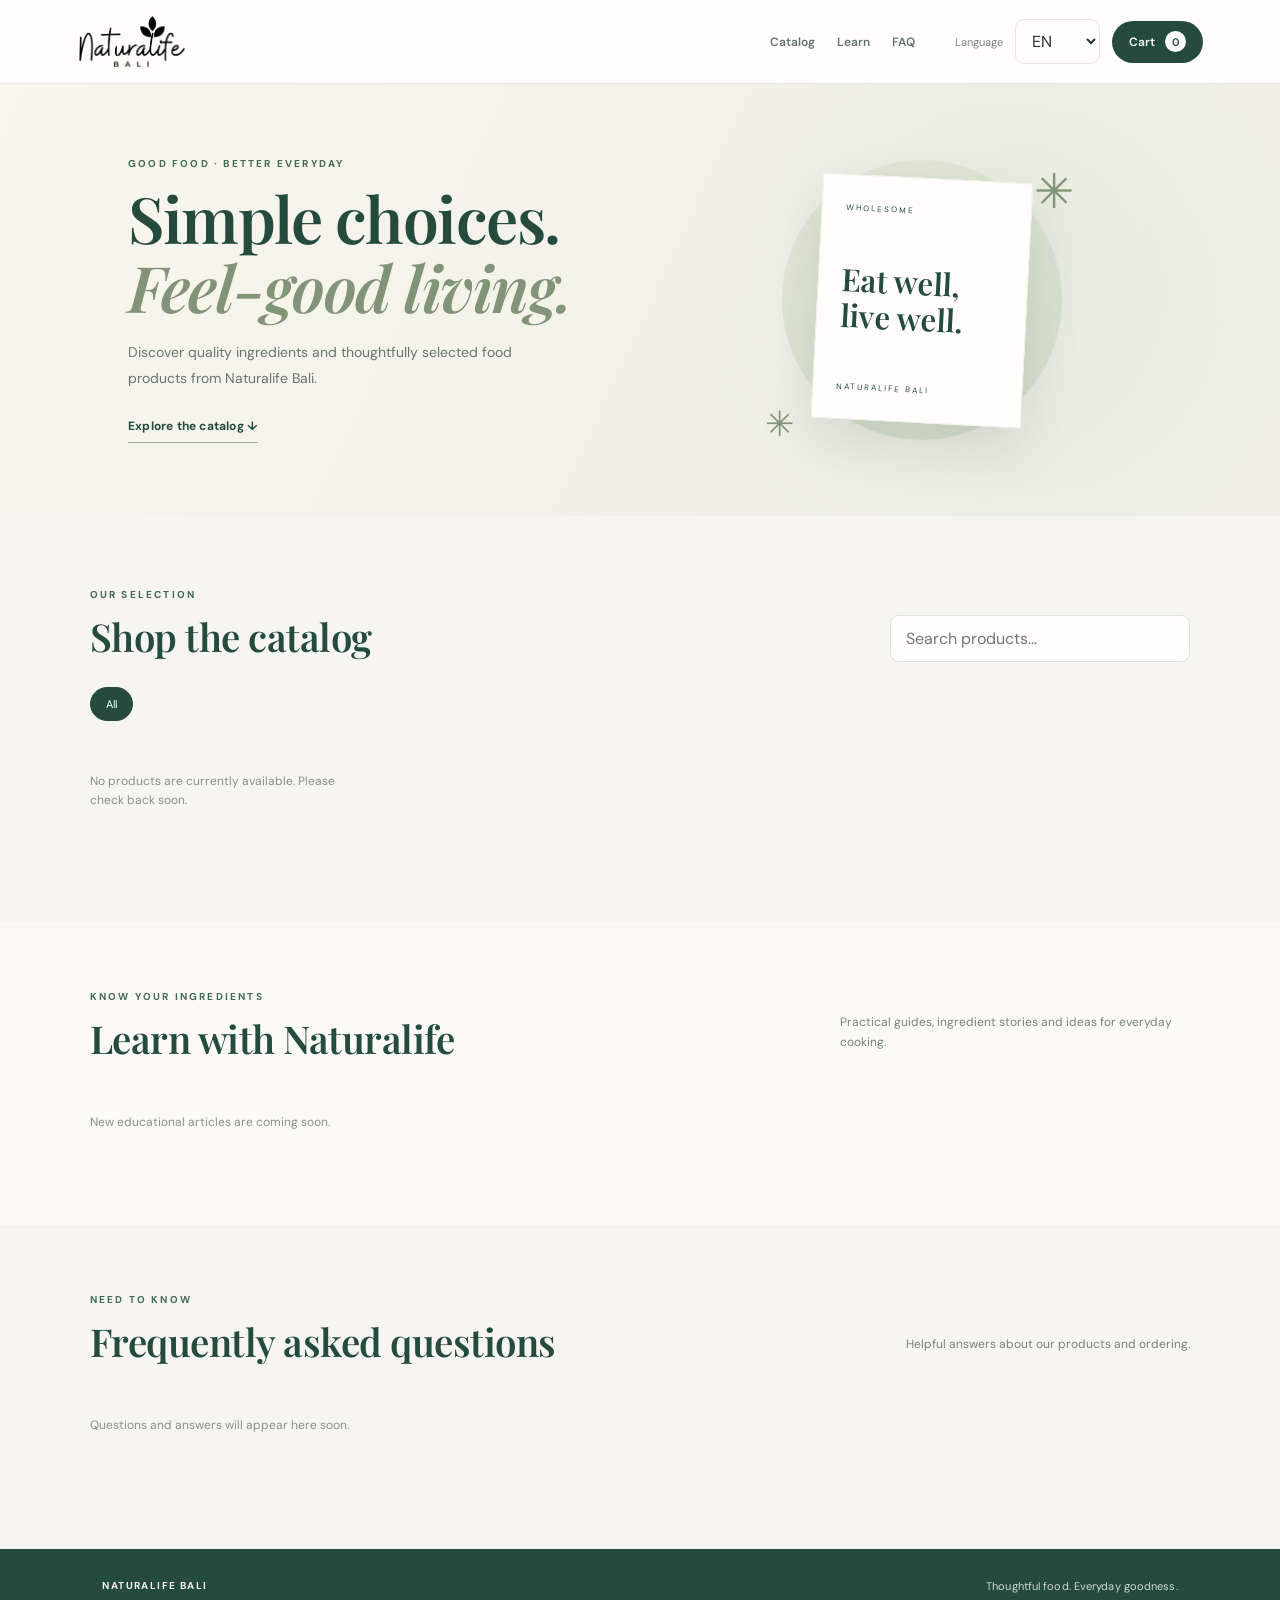
<file: index.html>
<!doctype html>
<html lang="en"><head><meta charset="utf-8"><meta name="viewport" content="width=device-width,initial-scale=1"><meta name="theme-color" content="#244b3c"><meta name="description" content="Naturalife Bali — healthy food ingredients and everyday essentials."><title>Naturalife Bali | Retail Catalog</title><link rel="preconnect" href="https://fonts.googleapis.com"><link rel="preconnect" href="https://fonts.gstatic.com" crossorigin><link href="https://fonts.googleapis.com/css2?family=DM+Sans:wght@400;500;600;700&family=Playfair+Display:wght@600;700&display=swap" rel="stylesheet"><link rel="stylesheet" href="styles.css?v=20261128b"><link rel="stylesheet" href="theme.css?v=20261129b"><script src="theme.js?v=20261129b"></script><link rel="stylesheet" href="visual-homepage.css"><link rel="stylesheet" href="address.css?v=5"><link rel="stylesheet" href="payment.css?v=3">
<style>
.site-header{height:84px}
.brand-fixed-logo{display:block;height:56px;width:auto;max-width:200px;object-fit:contain}
.brand .brand-logo-image{display:none!important}
.brand .brand-text{display:none}
@media(max-width:540px){.brand-fixed-logo{height:40px;max-width:130px}}
</style></head>
<body><header class="site-header"><a class="brand" href="#"><img class="brand-fixed-logo" src="/logo.png" alt="Naturalife Bali"><span class="brand-text"><strong>NATURALIFE</strong><small>BALI · NATURAL FOOD STORE</small></span></a><nav class="store-nav"><a href="#catalog" data-nav-catalog>Catalog</a><a href="blog.html" data-nav-blog>Learn</a><a href="faq.html" data-nav-faq>FAQ</a></nav><div class="header-actions"><label class="language-label" for="language">Language</label><select id="language" aria-label="Language"><option value="en">EN</option><option value="id">ID</option><option value="ru">RU</option></select><button class="cart-button" id="open-cart">Cart <span id="cart-count">0</span></button></div></header>
<main><div id="visual-homepage" hidden></div><section class="hero"><div class="hero-copy"><p class="eyebrow" data-i18n="eyebrow">GOOD FOOD · BETTER EVERYDAY</p><h1 data-i18n="heroTitle">Simple choices.<br><em>Feel-good living.</em></h1><p class="hero-description" data-i18n="heroText">Discover quality ingredients and thoughtfully selected food products from Naturalife Bali.</p><a class="hero-link" href="#catalog" data-i18n="browse">Explore the catalog ↓</a></div><div class="hero-art"><div class="art-circle"></div><div class="art-card"><span>WHOLESOME</span><strong>Eat well,<br>live well.</strong><small>NATURALIFE BALI</small></div><div class="leaf leaf-one">✳</div><div class="leaf leaf-two">✳</div></div></section><section id="slideshow" class="slideshow-section" hidden><div id="slide-track"></div><div class="slide-controls"><button id="slide-prev" aria-label="Previous slide">‹</button><div id="slide-dots"></div><button id="slide-next" aria-label="Next slide">›</button></div></section>
<section class="catalog-section" id="catalog"><div class="section-heading"><div><p class="eyebrow" data-i18n="ourSelection">OUR SELECTION</p><h2 data-i18n="catalogTitle">Shop the catalog</h2></div><input id="search" class="search" type="search" placeholder="Search products…" aria-label="Search products"></div><div id="category-filters" class="filters"></div><div id="product-grid" class="product-grid" aria-live="polite"></div></section>
<section id="education" class="editorial-section"><div class="section-heading"><div><p class="eyebrow" data-label-blog>KNOW YOUR INGREDIENTS</p><h2 data-title-blog>Learn with Naturalife</h2></div><p class="editorial-intro" data-intro-blog>Practical guides, ingredient stories and ideas for everyday cooking.</p></div><div id="article-grid" class="article-grid"></div></section>
<section id="faq" class="faq-section"><div class="section-heading"><div><p class="eyebrow" data-label-faq>NEED TO KNOW</p><h2 data-title-faq>Frequently asked questions</h2></div><p class="editorial-intro" data-intro-faq>Helpful answers about our products and ordering.</p></div><div id="faq-list" class="faq-list"></div></section></main>
<footer class="site-footer"><strong>NATURALIFE BALI</strong><span>Thoughtful food. Everyday goodness.</span></footer>
<div id="cart-panel" class="cart-panel" aria-hidden="true"><div class="cart-backdrop" data-close-cart></div><aside class="cart-drawer"><div class="drawer-heading"><div><p class="eyebrow" data-i18n="yourOrder">YOUR ORDER</p><h2 data-i18n="cartTitle">Shopping cart</h2></div><button id="close-cart" class="icon-button" aria-label="Close cart">×</button></div><div id="cart-items" class="cart-items"></div><div class="cart-summary"><div><span data-i18n="subtotal">Subtotal</span><strong id="cart-subtotal">Rp 0</strong></div><small data-i18n="shippingNote">Shipping is calculated and confirmed manually by our team.</small><button id="checkout-button" class="primary-button" data-i18n="checkout">Continue to checkout</button></div></aside></div>
<dialog id="checkout-dialog" class="checkout-dialog"><form id="checkout-form"><div class="drawer-heading"><div><p class="eyebrow" data-i18n="deliveryDetails">DELIVERY DETAILS</p><h2 data-i18n="checkoutTitle">Almost there</h2></div><button class="icon-button" id="close-checkout" type="button" aria-label="Close checkout">×</button></div><div class="form-grid"><label class="honeypot" aria-hidden="true" style="position:absolute;left:-10000px"><span>Leave this field empty</span><input name="website" tabindex="-1" autocomplete="off"></label><label><span data-i18n="fullName">Recipient name</span><input name="customer_name" autocomplete="name" required maxlength="80"></label><label><span data-addr="whatsapp">WhatsApp number</span><input name="phone" type="tel" inputmode="tel" autocomplete="tel" required maxlength="22" placeholder="0812 3456 7890"><small class="field-hint" data-addr="whatsappHint"></small></label><label data-addr-cascade><span data-addr="province">Province</span><select name="province" required autocomplete="address-level1"></select></label><label data-addr-cascade><span data-addr="regency">City / Regency</span><select name="regency" required autocomplete="address-level2"></select></label><label data-addr-cascade><span data-addr="district">District</span><select name="district" required autocomplete="address-level3"></select></label><label data-addr-cascade><span><span data-addr="village">Village</span> <span class="label-optional">(<span data-addr="optional">optional</span>)</span></span><select name="village"></select></label><p class="full addr-note" data-addr-note hidden data-addr="loadFail"></p><label class="full" data-addr-manual hidden><span data-addr="manualCity">City, district and province</span><input name="city_manual" autocomplete="address-level2" maxlength="160"></label><label class="full"><span data-addr="street">Street address</span><textarea name="street" rows="2" required maxlength="250" autocomplete="street-address"></textarea></label><label><span><span data-addr="postal">Postal code</span> <span class="label-optional">(<span data-addr="optional">optional</span>)</span></span><input name="postal_code" inputmode="numeric" autocomplete="postal-code" maxlength="5"><small class="field-hint" data-postal-hint></small></label><div class="address-preview" data-address-preview hidden><span data-addr="preview">Delivery address</span><p></p></div><fieldset class="full shipping-box"><legend data-ship-title>Shipping</legend><div data-ship-list></div></fieldset><div class="full voucher-box" data-voucher><label for="voucher-input"><span data-voucher-label>Voucher code</span> <span class="label-optional">(<span data-voucher-optional>optional</span>)</span></label><div class="voucher-row"><input id="voucher-input" name="voucher_code" autocomplete="off" autocapitalize="characters" spellcheck="false" maxlength="20" placeholder="TQ8-XXXXXX"><button type="button" class="voucher-btn" data-voucher-btn>Apply</button></div><small class="voucher-msg" data-voucher-msg aria-live="polite"></small></div><label><span data-i18n="payment">Payment preference</span><select name="payment_method"><option>QRIS</option><option>Bank transfer</option></select></label><label class="full"><span data-i18n="instructions">Delivery instructions (optional)</span><textarea name="delivery_notes" rows="2"></textarea></label><label class="full remember"><input type="checkbox" name="remember" checked><span data-addr="remember">Remember my details on this device</span></label></div><div class="checkout-total"><span data-i18n="subtotal">Subtotal</span><strong id="checkout-subtotal">Rp 0</strong></div><div class="checkout-total ship-row discount-row" data-discount-row hidden><span data-discount-label>Voucher discount</span><strong data-discount></strong></div><div class="checkout-total ship-row" data-ship-fee-row hidden><span data-ship-fee-label>Shipping</span><strong data-ship-fee></strong></div><div class="checkout-total ship-grand" data-ship-total-row hidden><span data-ship-total-label>Total</span><strong data-ship-total></strong></div><p class="shipping-disclaimer ship-live-note" data-ship-live-note hidden></p><p class="shipping-disclaimer" data-i18n="shippingDisclaimer">Shipping and payment details will be confirmed by admin via WhatsApp after stock checking.</p><button class="primary-button" type="submit" data-i18n="submitOrder">Submit order request</button><p id="checkout-message" class="form-message" role="status"></p></form></dialog><script src="app.js?v=7"></script><script src="address.js?v=2"></script><script src="map-pin.js?v=2"></script><script src="shipping.js?v=7"></script><script src="voucher.js?v=1"></script><script src="payment-core.js?v=3"></script><script src="payment.js?v=4"></script><script src="hero-slider.js?v=20261129b"></script><script src="visual-homepage.js"></script></body></html>
</file>
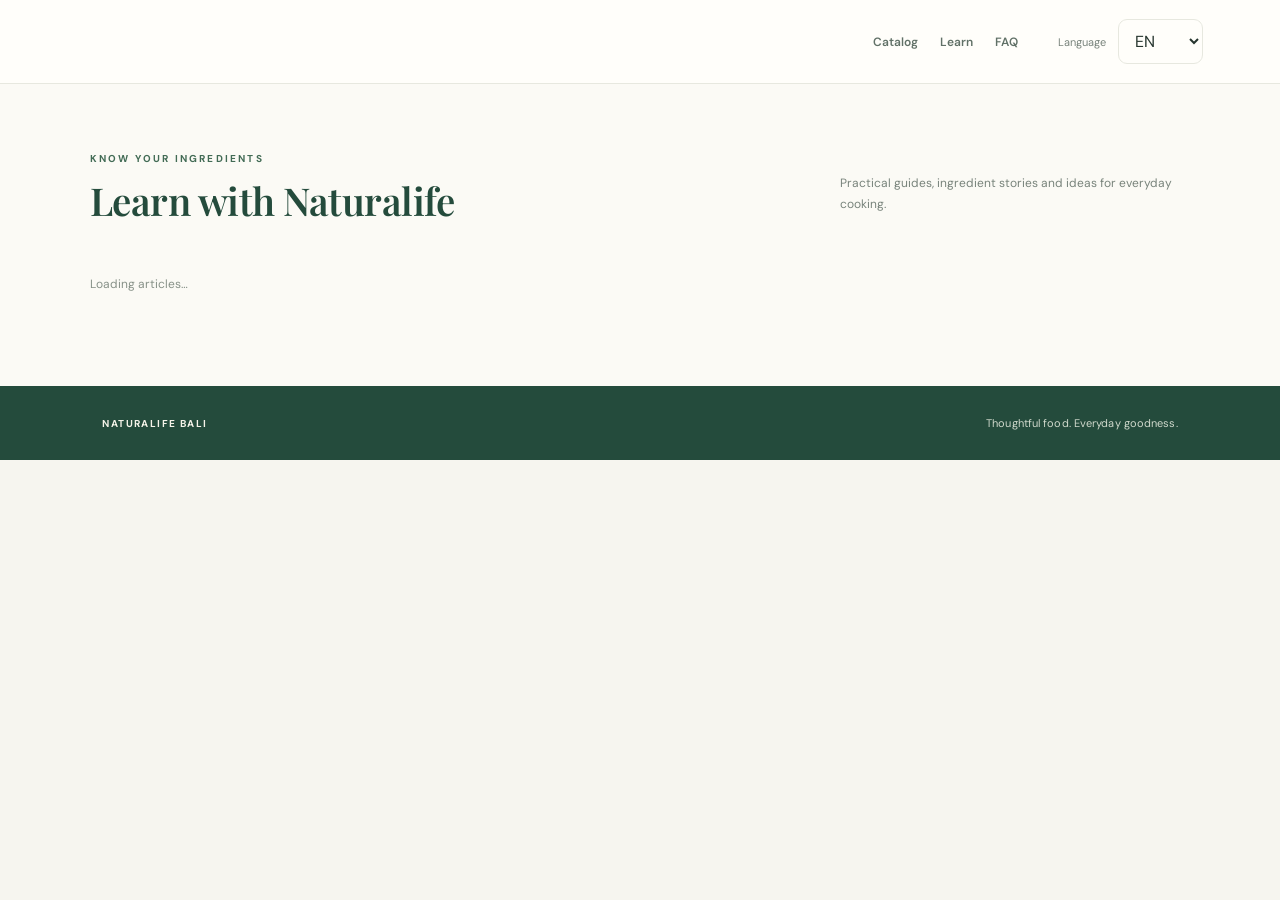
<file: blog.html>
<!doctype html><html lang="en"><head><meta charset="utf-8"><meta name="viewport" content="width=device-width,initial-scale=1"><meta name="description" content="Ingredient education, food guides and recipes from Naturalife Bali."><title>Learn · Naturalife Bali</title><link rel="preconnect" href="https://fonts.googleapis.com"><link href="https://fonts.googleapis.com/css2?family=DM+Sans:wght@400;500;600;700&family=Playfair+Display:wght@600;700&display=swap" rel="stylesheet"><link rel="stylesheet" href="styles.css?v=20261128b"><link rel="stylesheet" href="theme.css?v=20261129b"><script src="theme.js?v=20261129b"></script></head><body><header class="site-header"><a class="brand" href="./"><span class="brand-mark">N</span><span><strong>NATURALIFE</strong><small>BALI · NATURAL FOOD STORE</small></span></a><nav class="store-nav"><a href="./#catalog">Catalog</a><a href="blog.html">Learn</a><a href="faq.html">FAQ</a></nav><div class="header-actions"><label class="language-label" for="language">Language</label><select id="language"><option value="en">EN</option><option value="id">ID</option><option value="ru">RU</option></select></div></header><main><section class="editorial-section"><div class="section-heading"><div><p class="eyebrow" id="blog-label">KNOW YOUR INGREDIENTS</p><h2 id="blog-title">Learn with Naturalife</h2></div><p class="editorial-intro" id="blog-intro">Practical guides, ingredient stories and ideas for everyday cooking.</p></div><div id="article-grid" class="article-grid"><p class="catalog-note">Loading articles…</p></div></section></main><footer class="site-footer"><strong>NATURALIFE BALI</strong><span>Thoughtful food. Everyday goodness.</span></footer><script src="content-pages.js"></script></body></html>
</file>
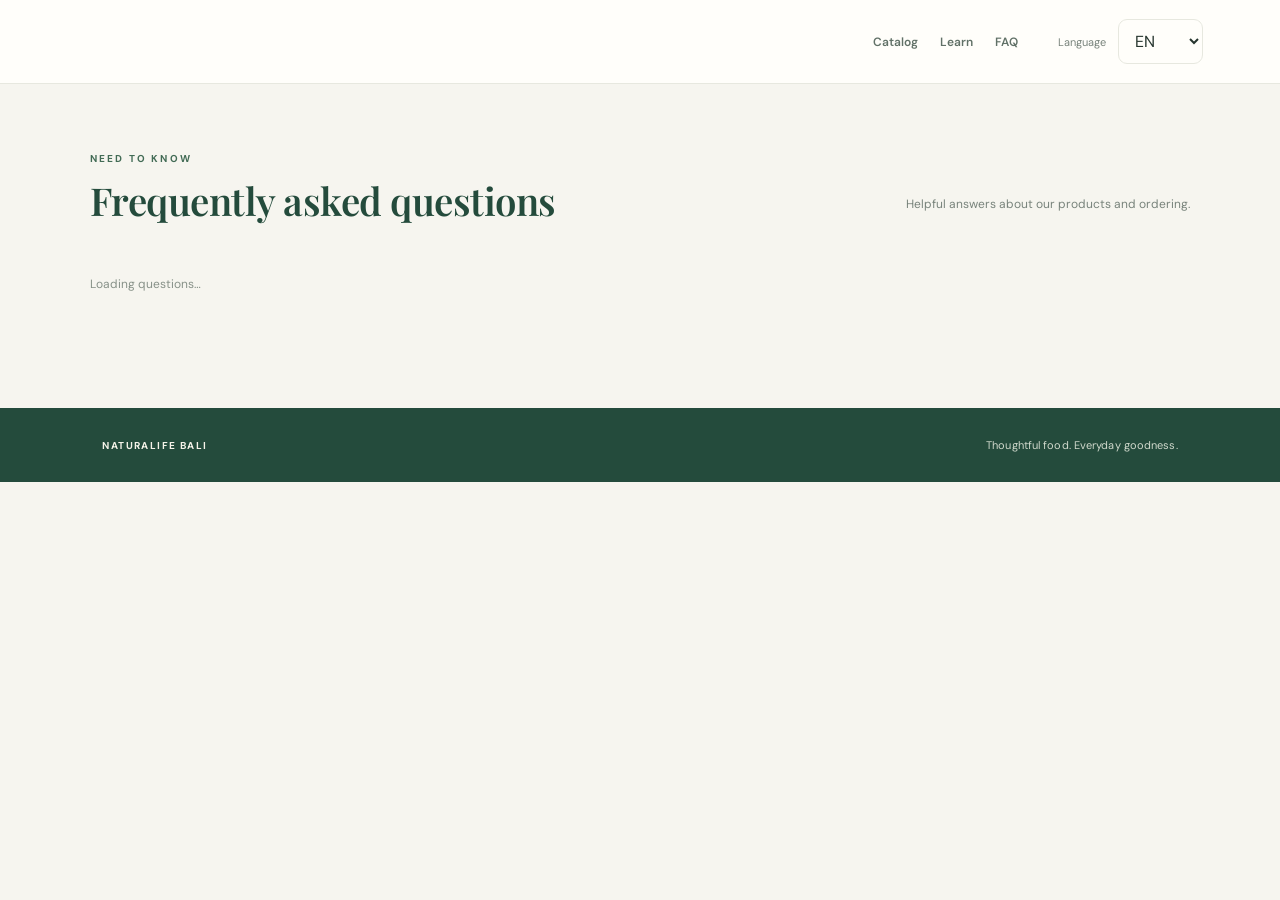
<file: faq.html>
<!doctype html><html lang="en"><head><meta charset="utf-8"><meta name="viewport" content="width=device-width,initial-scale=1"><meta name="description" content="Answers to common questions about Naturalife Bali products and orders."><title>FAQ · Naturalife Bali</title><link rel="preconnect" href="https://fonts.googleapis.com"><link href="https://fonts.googleapis.com/css2?family=DM+Sans:wght@400;500;600;700&family=Playfair+Display:wght@600;700&display=swap" rel="stylesheet"><link rel="stylesheet" href="styles.css?v=20261128b"><link rel="stylesheet" href="theme.css?v=20261129b"><script src="theme.js?v=20261129b"></script></head><body><header class="site-header"><a class="brand" href="./"><span class="brand-mark">N</span><span><strong>NATURALIFE</strong><small>BALI · NATURAL FOOD STORE</small></span></a><nav class="store-nav"><a href="./#catalog">Catalog</a><a href="blog.html">Learn</a><a href="faq.html">FAQ</a></nav><div class="header-actions"><label class="language-label" for="language">Language</label><select id="language"><option value="en">EN</option><option value="id">ID</option><option value="ru">RU</option></select></div></header><main><section class="faq-section"><div class="section-heading"><div><p class="eyebrow" id="faq-label">NEED TO KNOW</p><h2 id="faq-title">Frequently asked questions</h2></div><p class="editorial-intro" id="faq-intro">Helpful answers about our products and ordering.</p></div><div id="faq-list" class="faq-list"><p class="catalog-note">Loading questions…</p></div></section></main><footer class="site-footer"><strong>NATURALIFE BALI</strong><span>Thoughtful food. Everyday goodness.</span></footer><script src="content-pages.js"></script></body></html>
</file>
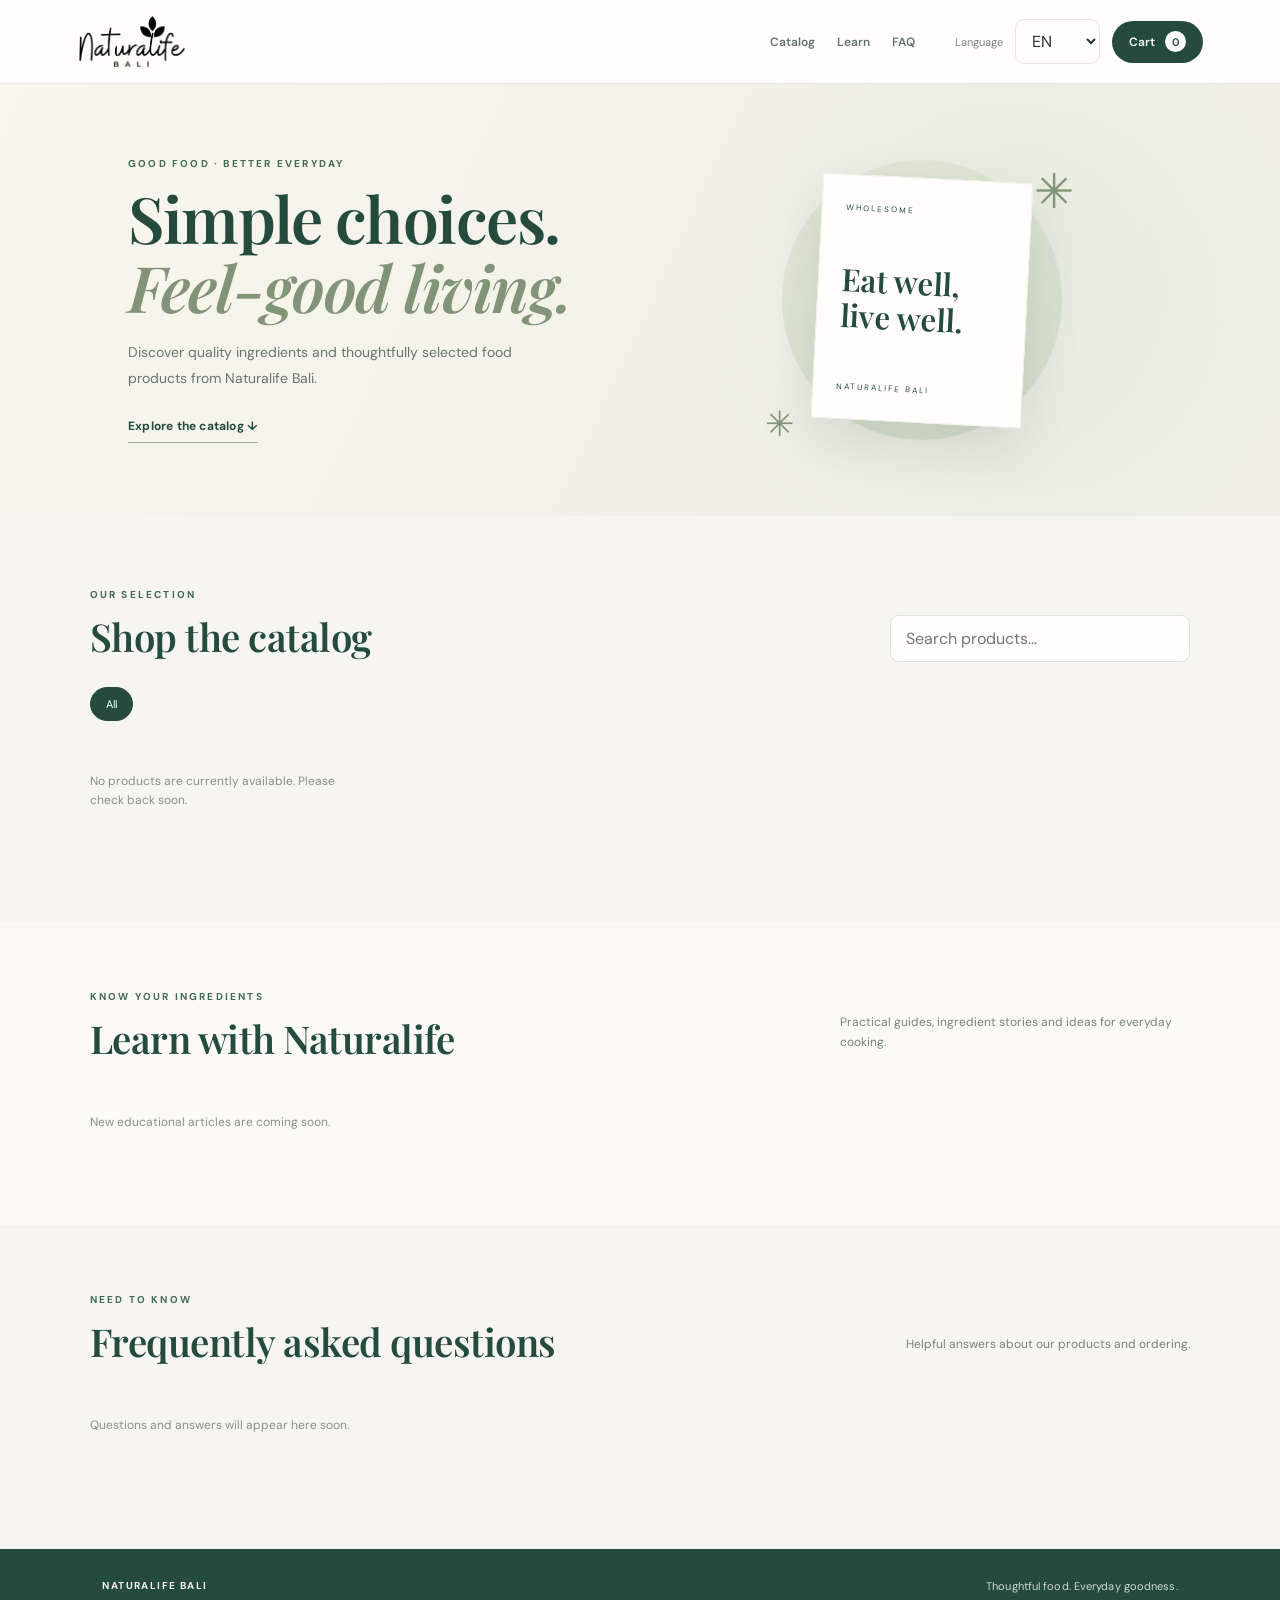
<file: index-3.html>
<!doctype html>
<html lang="en"><head><meta charset="utf-8"><meta name="viewport" content="width=device-width,initial-scale=1"><meta name="theme-color" content="#244b3c"><meta name="description" content="Naturalife Bali — healthy food ingredients and everyday essentials."><title>Naturalife Bali | Retail Catalog</title><link rel="preconnect" href="https://fonts.googleapis.com"><link rel="preconnect" href="https://fonts.gstatic.com" crossorigin><link href="https://fonts.googleapis.com/css2?family=DM+Sans:wght@400;500;600;700&family=Playfair+Display:wght@600;700&display=swap" rel="stylesheet"><link rel="stylesheet" href="styles.css?v=2"><link rel="stylesheet" href="theme.css"><script src="theme.js"></script><link rel="stylesheet" href="visual-homepage.css">
<style>
.site-header{height:84px}
.brand-fixed-logo{display:block;height:56px;width:auto;max-width:200px;object-fit:contain}
.brand .brand-logo-image{display:none!important}
.brand .brand-text{display:none}
@media(max-width:540px){.brand-fixed-logo{height:40px;max-width:130px}}
</style></head>
<body><header class="site-header"><a class="brand" href="#"><img class="brand-fixed-logo" src="/logo.png" alt="Naturalife Bali"><span class="brand-text"><strong>NATURALIFE</strong><small>BALI · NATURAL FOOD STORE</small></span></a><nav class="store-nav"><a href="#catalog" data-nav-catalog>Catalog</a><a href="blog.html" data-nav-blog>Learn</a><a href="faq.html" data-nav-faq>FAQ</a></nav><div class="header-actions"><label class="language-label" for="language">Language</label><select id="language" aria-label="Language"><option value="en">EN</option><option value="id">ID</option><option value="ru">RU</option></select><button class="cart-button" id="open-cart">Cart <span id="cart-count">0</span></button></div></header>
<main><div id="visual-homepage" hidden></div><section class="hero"><div class="hero-copy"><p class="eyebrow" data-i18n="eyebrow">GOOD FOOD · BETTER EVERYDAY</p><h1 data-i18n="heroTitle">Simple choices.<br><em>Feel-good living.</em></h1><p class="hero-description" data-i18n="heroText">Discover quality ingredients and thoughtfully selected food products from Naturalife Bali.</p><a class="hero-link" href="#catalog" data-i18n="browse">Explore the catalog ↓</a></div><div class="hero-art"><div class="art-circle"></div><div class="art-card"><span>WHOLESOME</span><strong>Eat well,<br>live well.</strong><small>NATURALIFE BALI</small></div><div class="leaf leaf-one">✳</div><div class="leaf leaf-two">✳</div></div></section><section id="slideshow" class="slideshow-section" hidden><div id="slide-track"></div><div class="slide-controls"><button id="slide-prev" aria-label="Previous slide">‹</button><div id="slide-dots"></div><button id="slide-next" aria-label="Next slide">›</button></div></section>
<section class="catalog-section" id="catalog"><div class="section-heading"><div><p class="eyebrow" data-i18n="ourSelection">OUR SELECTION</p><h2 data-i18n="catalogTitle">Shop the catalog</h2></div><input id="search" class="search" type="search" placeholder="Search products…" aria-label="Search products"></div><div id="category-filters" class="filters"></div><div id="product-grid" class="product-grid" aria-live="polite"></div></section>
<section id="education" class="editorial-section"><div class="section-heading"><div><p class="eyebrow" data-label-blog>KNOW YOUR INGREDIENTS</p><h2 data-title-blog>Learn with Naturalife</h2></div><p class="editorial-intro" data-intro-blog>Practical guides, ingredient stories and ideas for everyday cooking.</p></div><div id="article-grid" class="article-grid"></div></section>
<section id="faq" class="faq-section"><div class="section-heading"><div><p class="eyebrow" data-label-faq>NEED TO KNOW</p><h2 data-title-faq>Frequently asked questions</h2></div><p class="editorial-intro" data-intro-faq>Helpful answers about our products and ordering.</p></div><div id="faq-list" class="faq-list"></div></section></main>
<footer class="site-footer"><strong>NATURALIFE BALI</strong><span>Thoughtful food. Everyday goodness.</span></footer>
<div id="cart-panel" class="cart-panel" aria-hidden="true"><div class="cart-backdrop" data-close-cart></div><aside class="cart-drawer"><div class="drawer-heading"><div><p class="eyebrow" data-i18n="yourOrder">YOUR ORDER</p><h2 data-i18n="cartTitle">Shopping cart</h2></div><button id="close-cart" class="icon-button" aria-label="Close cart">×</button></div><div id="cart-items" class="cart-items"></div><div class="cart-summary"><div><span data-i18n="subtotal">Subtotal</span><strong id="cart-subtotal">Rp 0</strong></div><small data-i18n="shippingNote">Shipping is calculated and confirmed manually by our team.</small><button id="checkout-button" class="primary-button" data-i18n="checkout">Continue to checkout</button></div></aside></div>
<dialog id="checkout-dialog" class="checkout-dialog"><form id="checkout-form"><div class="drawer-heading"><div><p class="eyebrow" data-i18n="deliveryDetails">DELIVERY DETAILS</p><h2 data-i18n="checkoutTitle">Almost there</h2></div><button class="icon-button" id="close-checkout" type="button" aria-label="Close checkout">×</button></div><div class="form-grid"><label class="honeypot" aria-hidden="true" style="position:absolute;left:-10000px"><span>Leave this field empty</span><input name="website" tabindex="-1" autocomplete="off"></label><label><span data-i18n="fullName">Full name</span><input name="customer_name" autocomplete="name" required></label><label><span>WhatsApp</span><input name="phone" type="tel" autocomplete="tel" required></label><label class="full"><span data-i18n="address">Full delivery address</span><textarea name="address" rows="3" required></textarea></label><label><span data-i18n="city">City / District</span><input name="city" required></label><label><span data-i18n="postal">Postal code</span><input name="postal_code"></label><label><span data-i18n="courier">Preferred delivery</span><select name="courier"><option>JNE Regular</option><option>JNE Trucking (JTR)</option><option>GoSend</option><option>GrabExpress</option></select></label><label><span data-i18n="payment">Payment preference</span><select name="payment_method"><option>QRIS</option><option>Bank transfer</option></select></label><label class="full"><span data-i18n="instructions">Delivery instructions (optional)</span><textarea name="delivery_notes" rows="2"></textarea></label></div><div class="checkout-total"><span data-i18n="subtotal">Subtotal</span><strong id="checkout-subtotal">Rp 0</strong></div><p class="shipping-disclaimer" data-i18n="shippingDisclaimer">Shipping and payment details will be confirmed by admin via WhatsApp after stock checking.</p><button class="primary-button" type="submit" data-i18n="submitOrder">Submit order request</button><p id="checkout-message" class="form-message" role="status"></p></form></dialog><script src="app.js?v=2"></script><script src="visual-homepage.js"></script></body></html>
</file>
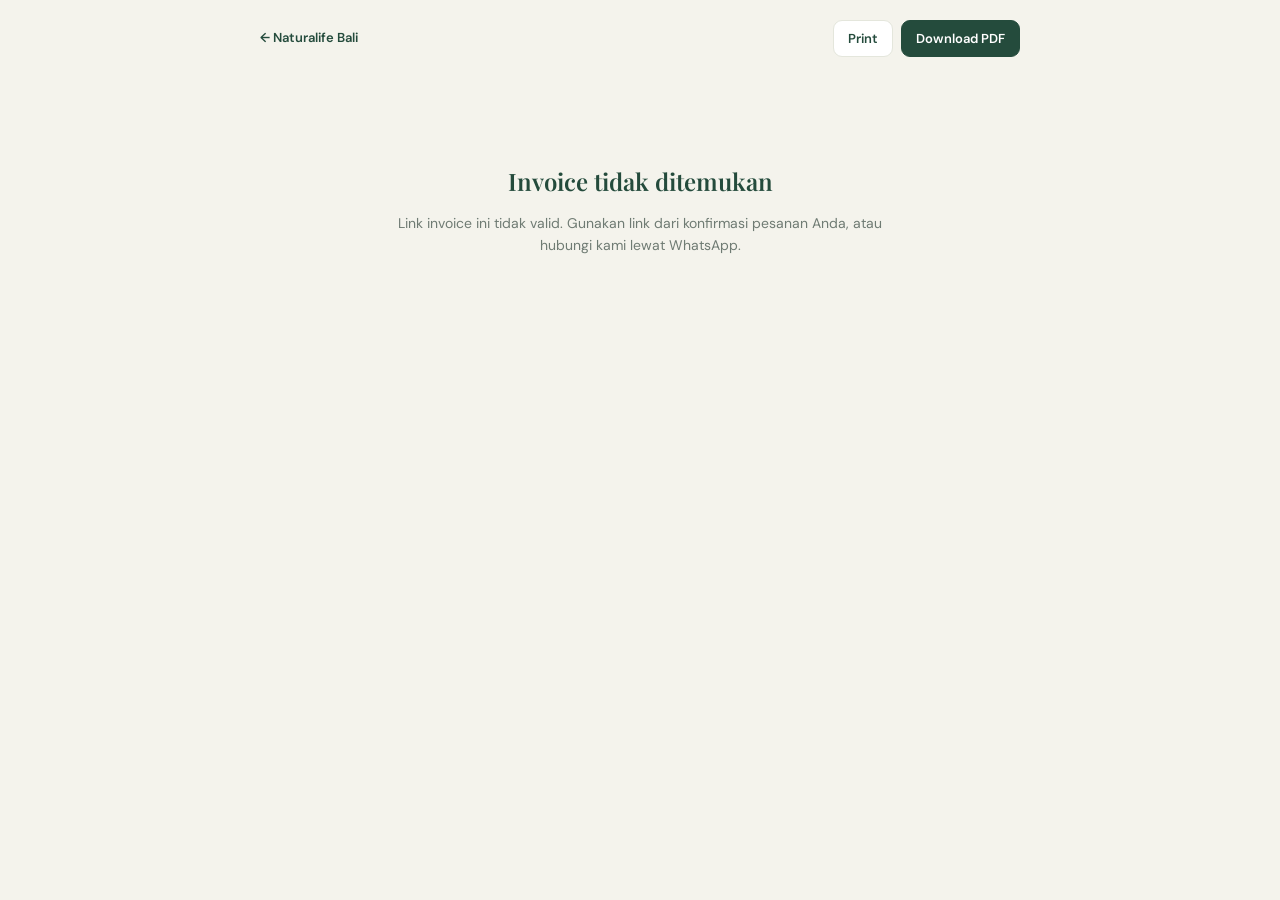
<file: invoice.html>
<!doctype html>
<html lang="id">
<head>
<meta charset="utf-8">
<meta name="viewport" content="width=device-width, initial-scale=1, viewport-fit=cover">
<meta name="robots" content="noindex, nofollow">
<meta name="referrer" content="no-referrer">
<title>Invoice · Naturalife Bali</title>
<link rel="icon" href="logo.png">
<link rel="preconnect" href="https://fonts.googleapis.com">
<link href="https://fonts.googleapis.com/css2?family=DM+Sans:wght@400;500;600;700&family=Playfair+Display:wght@600&display=swap" rel="stylesheet">
<link rel="stylesheet" href="payment.css?v=3">
<style>
  :root{--green:#244b3c;--green-mid:#426b55;--ink:#26352e;--muted:#6f7b73;--line:#e4e6dc;--paper:#fffefa;--ivory:#f4f3ec;--warn-bg:#fdf3e2;--warn:#87601f;--ok-bg:#e8f2ea;--ok:#2f6a45}
  *{box-sizing:border-box}
  html{-webkit-text-size-adjust:100%}
  body{margin:0;background:var(--ivory);color:var(--ink);font:14px/1.55 "DM Sans",Arial,sans-serif;padding:max(20px,env(safe-area-inset-top)) 16px max(40px,env(safe-area-inset-bottom))}
  .wrap{max-width:760px;margin:0 auto}
  .toolbar{display:flex;flex-wrap:wrap;gap:10px;justify-content:space-between;align-items:center;margin-bottom:14px}
  .toolbar a{color:var(--green);font-weight:600;text-decoration:none;font-size:13px}
  .toolbar .btns{display:flex;gap:8px}
  .tbtn{border:1px solid var(--line);background:#fff;color:var(--green);font:600 13px "DM Sans",Arial,sans-serif;padding:9px 14px;border-radius:9px;cursor:pointer}
  .tbtn.primary{background:var(--green);border-color:var(--green);color:#fff}
  .tbtn:disabled{opacity:.6;cursor:progress}
  .sheet{background:var(--paper);border:1px solid var(--line);border-radius:14px;padding:34px 36px;box-shadow:0 10px 30px rgba(36,75,60,.06)}
  .top{display:flex;justify-content:space-between;gap:20px;align-items:flex-start;padding-bottom:22px;border-bottom:1px solid var(--line)}
  .brand img{height:46px;width:auto;display:block}
  .brand p{margin:8px 0 0;font-size:12px;color:var(--muted);line-height:1.6}
  .title{text-align:right}
  .title h1{margin:0;font:600 30px "Playfair Display",Georgia,serif;color:var(--green);letter-spacing:.5px}
  .title p{margin:4px 0 0;font-size:12.5px;color:var(--muted)}
  .badge{display:inline-block;margin-top:10px;padding:5px 12px;border-radius:30px;font-size:11.5px;font-weight:700;letter-spacing:.3px}
  .badge.unpaid{background:var(--warn-bg);color:var(--warn)}
  .badge.pending{background:#e9eef7;color:#2f4f86}
  .badge.paid{background:var(--ok-bg);color:var(--ok)}
  .badge.failed,.badge.refunded{background:#f6e4e1;color:#9a3f33}
  .parties{display:grid;grid-template-columns:1fr 1fr;gap:22px;padding:22px 0;border-bottom:1px solid var(--line)}
  .parties h2,.pay h2{margin:0 0 6px;font-size:11.5px;font-weight:700;color:var(--muted)}
  .parties p{margin:0;font-size:13px;line-height:1.65;overflow-wrap:anywhere}
  .parties strong{font-size:14px}
  table{width:100%;border-collapse:collapse;margin-top:18px;font-size:13px}
  th{text-align:left;font-size:11.5px;font-weight:700;color:var(--muted);padding:0 0 10px;border-bottom:1px solid var(--line)}
  td{padding:12px 0;border-bottom:1px solid var(--line);vertical-align:top}
  th.n,td.n{text-align:right;white-space:nowrap;padding-left:14px;font-variant-numeric:tabular-nums}
  .totals{margin-left:auto;width:min(340px,100%);margin-top:14px;font-size:13.5px}
  .totals div{display:flex;justify-content:space-between;gap:16px;padding:6px 0}
  .totals span:last-child{font-variant-numeric:tabular-nums;text-align:right}
  .totals .grand{border-top:1px solid var(--line);margin-top:6px;padding-top:12px;font-size:17px;font-weight:700;color:var(--green)}
  .notes{margin-top:18px;padding:12px 14px;border-radius:9px;background:var(--ivory);font-size:12.5px;color:var(--muted);white-space:pre-line}
  .thanks{margin-top:24px;padding:20px 22px;border-radius:12px;background:linear-gradient(135deg,#eef4ec,#f7f3e8);border:1px solid #dfe8da}
  .thanks h2{margin:0 0 6px;font:600 20px "Playfair Display",Georgia,serif;color:var(--green)}
  .thanks p{margin:0;font-size:13px;line-height:1.7;color:#4c5b52}
  .pin-link{display:inline-block;margin-top:6px;font-size:12.5px;font-weight:600;color:var(--green)}
  .totals .disc span:last-child{color:#2f6a45}
  .gift{margin-top:16px;display:flex;flex-wrap:wrap;align-items:center;justify-content:space-between;gap:14px;padding:14px 16px;border-radius:10px;background:#fff;border:1.5px dashed #9fbea8}
  .gift-text{display:grid;gap:3px;min-width:200px;flex:1}
  .gift-text strong{font-size:13.5px;color:var(--green)}
  .gift-text span{font-size:12.5px;color:#4c5b52;line-height:1.55}
  .gift-text em{font-style:normal;font-size:11.5px;color:var(--warn)}
  .gift-code{display:flex;align-items:center;gap:8px}
  .gift-code code{font:700 18px/1 "DM Sans",Arial,sans-serif;letter-spacing:1.5px;color:var(--green);background:#eef4ec;padding:9px 12px;border-radius:8px}
  body.pdf-mode .no-pdf{display:none!important}
  .pay{margin-top:24px;padding-top:22px;border-top:1px solid var(--line)}
  .foot{margin-top:26px;font-size:11.5px;color:var(--muted);text-align:center}
  .state{max-width:520px;margin:12vh auto;text-align:center;color:var(--muted)}
  .state h1{font:600 24px "Playfair Display",Georgia,serif;color:var(--green)}
  @media(max-width:600px){
    .sheet{padding:22px 18px;border-radius:12px}
    .top{flex-direction:column}
    .title{text-align:left}
    .parties{grid-template-columns:1fr}
    .toolbar .btns{width:100%}
    .toolbar .tbtn{flex:1}
  }
  @media print{
    body{background:#fff;padding:0}
    .toolbar,.no-pdf{display:none!important}
    .sheet{border:0;box-shadow:none;padding:0}
    .pay-method[hidden]{display:block!important}
  }
</style>
</head>
<body>
<div class="wrap">
  <div class="toolbar" id="toolbar" hidden>
    <a href="/">← Naturalife Bali</a>
    <div class="btns">
      <button type="button" class="tbtn" id="print-btn">Print</button>
      <button type="button" class="tbtn primary" id="pdf-btn">Download PDF</button>
    </div>
  </div>
  <main id="invoice"><div class="state"><p id="loading-text">Loading invoice…</p></div></main>
</div>
<script src="payment-core.js?v=3"></script>
<script src="invoice.js?v=4"></script>
</body>
</html>
</file>
<file: styles.css>
:root{
  --green:#244b3c;--green-dark:#18382d;--green-mid:#426b55;--sage:#dfe7d9;
  --ink:#26352e;--muted:#78837b;--ivory:#f6f5ef;--paper:#fffefa;
  --line:#e7e8df;--catalog-columns:4;--sand:#eeece2;--shadow:0 12px 34px rgba(34,58,44,.08);
  --serif:"Playfair Display",Georgia,serif;--sans:"DM Sans",Arial,sans-serif;
}
*{box-sizing:border-box}
html{scroll-behavior:smooth;scroll-padding-top:90px}
body{margin:0;background:var(--ivory);color:var(--ink);font-family:var(--sans);-webkit-font-smoothing:antialiased}
button,input,select,textarea{font:inherit}
button{cursor:pointer}
button:disabled{cursor:not-allowed;opacity:.48}
a{color:inherit}
.site-header{height:78px;padding:0 clamp(20px,6vw,88px);display:flex;align-items:center;justify-content:space-between;gap:20px;background:rgba(255,254,250,.96);border-bottom:1px solid var(--line);position:sticky;top:0;z-index:4;backdrop-filter:blur(14px)}
.brand{display:flex;gap:12px;align-items:center;color:var(--green);text-decoration:none;flex-shrink:0}
.brand-mark{width:42px;height:42px;border:1px solid #9eae9d;border-radius:50%;display:grid;place-items:center;font:700 25px var(--serif);background:#f8f8f1}
.brand strong{display:block;letter-spacing:2.2px;font-size:13px;font-weight:700}
.brand small{display:block;margin-top:4px;font-size:8px;letter-spacing:1.55px;color:var(--muted)}
.header-actions{display:flex;align-items:center;gap:12px}
.language-label{font-size:11px;color:var(--muted)}
select{border:1px solid var(--line);border-radius:9px;padding:10px 30px 10px 12px;background:var(--paper);color:var(--ink)}
.cart-button{background:var(--green);color:white;border:0;border-radius:30px;padding:10px 17px;min-height:42px;font-size:12px;font-weight:600;transition:background .2s,transform .2s}
.cart-button:hover,.primary-button:hover{background:var(--green-dark);transform:translateY(-1px)}
.cart-button span{display:inline-grid;place-items:center;margin-left:7px;width:21px;height:21px;background:#fff;color:var(--green);border-radius:50%;font-size:11px}
.hero{min-height:430px;padding:66px clamp(24px,10vw,150px);display:grid;grid-template-columns:minmax(0,1.05fr) minmax(300px,.95fr);align-items:center;gap:54px;background:radial-gradient(circle at 78% 48%,#e5e9dc 0,transparent 30%),linear-gradient(115deg,#f8f6ed,#eeeee5);overflow:hidden}
.hero-copy{max-width:590px}
.eyebrow{font-size:10px;letter-spacing:2.2px;font-weight:700;color:var(--green-mid);margin:0 0 13px}
h1,h2{font-family:var(--serif);font-weight:600}
h1{font-size:clamp(43px,5vw,68px);line-height:1.08;letter-spacing:-1.5px;margin:0 0 19px;color:var(--green)}
h1 em{color:#829478;font-weight:600}
.hero-description{max-width:440px;color:#68766d;line-height:1.85;font-size:14px;margin:0}
.hero-link{display:inline-flex;align-items:center;margin-top:26px;color:var(--green);text-decoration:none;border-bottom:1px solid #9eac9f;padding:0 0 8px;font-size:12px;font-weight:700;letter-spacing:.2px}
.hero-link:hover{border-color:var(--green)}
.hero-art{height:300px;position:relative;display:grid;place-items:center}
.art-circle{width:min(280px,72vw);aspect-ratio:1;border-radius:50%;background:linear-gradient(145deg,#e3e8d9,#d2ddcc);position:absolute}
.art-card{position:relative;background:#fffefa;width:210px;height:245px;transform:rotate(3deg);box-shadow:0 22px 55px rgba(40,60,45,.13);padding:27px 23px;display:flex;flex-direction:column;justify-content:space-between;color:var(--green);border:1px solid #f1f0e8}
.art-card span,.art-card small{font-size:8px;letter-spacing:2px}
.art-card strong{font:600 31px/1.15 var(--serif)}
.leaf{position:absolute;color:#819578;font-size:48px;line-height:1}
.leaf-one{top:18px;right:17%}.leaf-two{bottom:8px;left:16%;font-size:35px}
.catalog-section{max-width:1440px;margin:0 auto;padding:72px clamp(20px,7vw,105px) 88px}
.section-heading{display:flex;justify-content:space-between;align-items:end;gap:24px;margin-bottom:25px}
.section-heading .eyebrow{margin-bottom:9px}
.section-heading h2{font-size:clamp(30px,3vw,39px);margin:0;color:var(--green);letter-spacing:-.5px}
.search{width:min(300px,42%);min-height:45px;padding:12px 15px;border:1px solid #dfe2d8;border-radius:9px;background:var(--paper);color:var(--ink);outline:none;transition:border .2s,box-shadow .2s}
.search:focus,.form-grid input:focus,.form-grid textarea:focus,.form-grid select:focus{border-color:#78917d;box-shadow:0 0 0 3px rgba(66,107,85,.1);outline:none}
.filters{display:flex;gap:8px;flex-wrap:wrap;margin:0 0 27px}
.filter{border:1px solid #dfe2d8;border-radius:30px;padding:9px 15px;background:transparent;color:#66746a;font-size:11px;transition:all .2s}
.filter:hover{border-color:var(--green);color:var(--green)}
.filter.active{background:var(--green);border-color:var(--green);color:#fff}
.product-grid{display:grid;grid-template-columns:repeat(var(--catalog-columns),minmax(0,1fr));gap:19px}
.product-card{background:var(--paper);border:1px solid var(--line);border-radius:13px;overflow:hidden;min-width:0;display:flex;flex-direction:column;box-shadow:0 3px 14px rgba(34,58,44,.025);transition:transform .22s,box-shadow .22s,border-color .22s}
.product-card:hover{transform:translateY(-4px);box-shadow:var(--shadow);border-color:#d8ded3}
.product-visual{height:205px;background:linear-gradient(145deg,#f0f1e9,#e2e8dd);display:grid;place-items:center;overflow:hidden;color:#789078;font:600 38px var(--serif)}
.product-visual img{display:block;width:100%;height:100%;object-fit:cover;transition:transform .45s}
.product-card:hover .product-visual img{transform:scale(1.035)}
.product-info{padding:16px 16px 17px;display:flex;flex-direction:column;flex:1}
.product-category{font-size:9px;letter-spacing:1.35px;color:#89968b;text-transform:uppercase;font-weight:700}
.product-info h3{margin:8px 0 6px;font-size:15px;line-height:1.4;color:var(--green);font-weight:700}
.product-desc{font-size:11px;line-height:1.65;color:var(--muted);margin:0;min-height:36px}
.product-bottom{display:flex;justify-content:space-between;align-items:center;margin-top:auto;padding-top:16px;gap:8px}
.price{font-weight:700;font-size:13px;color:var(--ink);white-space:nowrap}
.add-button{border:0;border-radius:22px;background:#e8eee6;color:var(--green);padding:9px 13px;font-size:11px;font-weight:700;white-space:nowrap;transition:background .2s,color .2s}
.add-button:hover:not(:disabled){background:var(--green);color:#fff}
.catalog-note{margin:24px 0;font-size:12px;color:#879188;line-height:1.6}
.site-footer{padding:30px clamp(20px,8vw,115px);display:flex;justify-content:space-between;align-items:center;gap:15px;background:var(--green);color:#f5f3e9;font-size:10px;letter-spacing:1.4px}
.site-footer span{color:#d0d9cc;letter-spacing:.1px;font-size:11px}
.cart-panel{position:fixed;inset:0;z-index:8;visibility:hidden;pointer-events:none}
.cart-panel.open{visibility:visible;pointer-events:auto}
.cart-backdrop{position:absolute;inset:0;background:rgba(22,39,30,.48);opacity:0;transition:opacity .25s}
.cart-panel.open .cart-backdrop{opacity:1}
.cart-drawer{position:absolute;right:0;top:0;height:100%;width:min(470px,100%);background:var(--paper);padding:28px;display:flex;flex-direction:column;transform:translateX(100%);transition:transform .28s ease;box-shadow:-15px 0 45px rgba(0,0,0,.08)}
.cart-panel.open .cart-drawer{transform:translateX(0)}
.drawer-heading{display:flex;justify-content:space-between;align-items:start}
.drawer-heading .eyebrow{margin-bottom:7px}
.drawer-heading h2{font-size:29px;margin:0 0 20px;color:var(--green)}
.icon-button{border:0;background:transparent;font-size:29px;line-height:1;cursor:pointer;color:var(--green);padding:0 4px}
.cart-items{overflow:auto;flex:1}
.cart-line{display:grid;grid-template-columns:1fr auto;gap:12px;border-bottom:1px solid var(--line);padding:16px 0}
.cart-line strong{font-size:13px;line-height:1.45}
.cart-line small{display:block;color:var(--muted);margin-top:5px;font-size:11px}
.qty-control{display:flex;align-items:center;gap:9px}
.qty-control button{border:1px solid var(--line);background:white;border-radius:50%;width:29px;height:29px;cursor:pointer;color:var(--green)}
.qty-control b{font-size:12px;min-width:12px;text-align:center}
.cart-summary{border-top:1px solid var(--line);padding-top:19px}
.cart-summary>div,.checkout-total{display:flex;justify-content:space-between;align-items:center;font-size:14px}
.cart-summary small{display:block;color:var(--muted);font-size:11px;line-height:1.6;margin:13px 0 16px}
.primary-button{width:100%;border:0;background:var(--green);color:white;border-radius:8px;padding:14px 16px;cursor:pointer;font-weight:700;font-size:12px;transition:background .2s,transform .2s}
.checkout-dialog{border:1px solid var(--line);border-radius:15px;width:min(620px,calc(100% - 24px));max-height:min(90vh,850px);overflow:auto;padding:28px;background:var(--paper);color:var(--ink);box-shadow:0 24px 80px rgba(23,39,29,.24)}
.checkout-dialog::backdrop{background:rgba(22,39,30,.58);backdrop-filter:blur(3px)}
.checkout-dialog form{margin:0}
.form-grid{display:grid;grid-template-columns:1fr 1fr;gap:14px}
.form-grid label{display:flex;flex-direction:column;gap:7px;font-size:11px;color:#68766d;font-weight:600}
.form-grid .full{grid-column:1/-1}
.form-grid input,.form-grid textarea,.form-grid select{width:100%;border:1px solid var(--line);border-radius:8px;padding:11px 12px;background:white;color:var(--ink);font-size:12px;resize:vertical}
.checkout-total{border-top:1px solid var(--line);padding:17px 0;margin-top:19px;font-weight:600}
.shipping-disclaimer,.form-message{font-size:11px;line-height:1.65;color:var(--muted)}
.form-message{margin-bottom:0}
.honeypot{position:absolute!important;left:-10000px!important}
@media(max-width:1050px){.product-grid{grid-template-columns:repeat(3,minmax(0,1fr))}.hero{padding-left:7vw;padding-right:7vw}}
@media(max-width:760px){.site-header{height:72px;padding:0 20px}.hero{min-height:auto;padding:52px 7vw 42px;gap:20px}.hero-art{height:250px}.catalog-section{padding:58px 5vw 70px}.product-grid{grid-template-columns:repeat(2,minmax(0,1fr));gap:13px}.product-visual{height:175px}}
@media(max-width:540px){.site-header{padding:0 14px;gap:10px}.brand{gap:8px}.brand-mark{width:35px;height:35px;font-size:21px}.brand strong{font-size:11px;letter-spacing:1.5px}.brand small{font-size:7px;letter-spacing:1px}.header-actions{gap:8px}.header-actions select{padding:8px 7px;font-size:11px}.language-label{display:none}.cart-button{padding:8px 11px;min-height:38px;font-size:11px}.hero{grid-template-columns:1fr;padding:43px 22px 27px;gap:8px}.hero-copy{max-width:100%}h1{font-size:clamp(41px,11vw,54px)}.hero-description{font-size:13px}.hero-art{height:205px;margin-top:0}.art-circle{width:190px}.art-card{height:170px;width:150px;padding:17px}.art-card strong{font-size:24px}.leaf-one{right:12%;top:0}.leaf-two{bottom:0;left:15%}.catalog-section{padding:48px 14px 60px}.section-heading{align-items:stretch;flex-direction:column;gap:15px;margin-bottom:20px}.section-heading h2{font-size:31px}.search{width:100%;min-height:43px}.filters{gap:7px;margin-bottom:20px}.filter{padding:8px 12px;font-size:10px}.product-grid{gap:10px}.product-visual{height:132px}.product-info{padding:12px 11px 13px}.product-info h3{font-size:13px}.product-desc{font-size:10px;min-height:45px}.product-bottom{align-items:flex-start;flex-direction:column;gap:9px;padding-top:13px}.price{font-size:12px}.add-button{width:100%;padding:9px}.site-footer{align-items:flex-start;flex-direction:column;padding:25px 18px}.form-grid{grid-template-columns:1fr;gap:12px}.form-grid .full{grid-column:auto}.checkout-dialog{padding:19px;border-radius:12px}.cart-drawer{padding:21px}.cart-drawer .drawer-heading h2{font-size:26px}}
@media(prefers-reduced-motion:reduce){*,*::before,*::after{scroll-behavior:auto!important;transition:none!important;animation:none!important}}

.announcement-bar{background:var(--green);color:#fff;text-align:center;padding:9px 18px;font-size:11px;letter-spacing:.35px}
.announcement-bar[hidden],.hero[hidden]{display:none!important}
@media(max-width:1050px){.product-grid{grid-template-columns:repeat(min(var(--catalog-columns),3),minmax(0,1fr))}}
@media(max-width:760px){.product-grid{grid-template-columns:repeat(2,minmax(0,1fr))}}

.store-nav{display:flex;align-items:center;gap:22px;margin-left:auto;margin-right:20px}.store-nav a{font-size:12px;color:#617167;text-decoration:none;font-weight:600}.store-nav a:hover{color:var(--green)}
.slideshow-section{position:relative;background:#e7ebdf}.slideshow-section[hidden]{display:none}.slide{display:none;position:relative;min-height:390px;overflow:hidden;background:linear-gradient(120deg,#dfe7d9,#738b76)}.slide.active{display:flex;align-items:center}.slide-image{position:absolute;inset:0;width:100%;height:100%;object-fit:cover}.slide-shade{position:absolute;inset:0;background:linear-gradient(90deg,rgba(17,43,31,.76),rgba(17,43,31,.12))}.slide-copy{position:relative;z-index:1;color:white;padding:70px clamp(24px,10vw,150px);max-width:760px}.slide-copy .eyebrow{color:#e1eadb}.slide-copy h2{font:600 clamp(34px,5vw,58px)/1.12 var(--serif);margin:0 0 14px}.slide-copy>p:not(.eyebrow){font-size:14px;line-height:1.8;max-width:520px;color:#f0f2eb}.slide-cta{display:inline-block;margin-top:15px;background:#fffefa;color:var(--green);padding:12px 18px;border-radius:25px;text-decoration:none;font-size:12px;font-weight:700}.slide-controls{position:absolute;right:clamp(20px,7vw,100px);bottom:22px;display:flex;align-items:center;gap:12px;z-index:2}.slide-controls>button{width:34px;height:34px;border-radius:50%;border:1px solid #ffffff99;background:#ffffff22;color:white;font-size:22px}.slide-dot{width:8px;height:8px;border:0;border-radius:20px;background:#ffffff88;margin:0 3px;padding:0}.slide-dot.active{width:22px;background:#fff}
.editorial-section,.faq-section{max-width:1440px;margin:auto;padding:68px clamp(20px,7vw,105px)}.editorial-section{background:#fbfaf5}.editorial-intro{max-width:350px;color:var(--muted);font-size:12px;line-height:1.7}.article-grid{display:grid;grid-template-columns:repeat(3,minmax(0,1fr));gap:20px}.article-card{background:var(--paper);border:1px solid var(--line);border-radius:12px;overflow:hidden}.article-card>img{width:100%;height:190px;object-fit:cover;display:block}.article-card-copy{padding:18px}.article-card h3{font:600 21px/1.3 var(--serif);color:var(--green);margin:9px 0}.article-card p{font-size:12px;line-height:1.7;color:var(--muted)}.article-card details summary,.faq-item summary{cursor:pointer;color:var(--green);font-size:12px;font-weight:700;padding:8px 0}.article-body,.faq-item>div{font-size:12px;line-height:1.85;color:#627067;padding:8px 0 12px;overflow-wrap:anywhere}.faq-section{padding-bottom:90px}.faq-list{max-width:900px;display:grid;gap:9px}.faq-item{background:var(--paper);border:1px solid var(--line);border-radius:9px;padding:9px 17px}.faq-item summary{font-size:13px;list-style-position:inside}
@media(max-width:760px){.site-nav{gap:10px}.store-nav{gap:12px;margin:0}.store-nav a{font-size:10px}.site-header{flex-wrap:wrap}.slide{min-height:360px}.slide-copy{padding:48px 23px 70px}.slide-copy h2{font-size:36px}.article-grid{grid-template-columns:1fr 1fr;gap:11px}.article-card>img{height:130px}.article-card-copy{padding:12px}.article-card h3{font-size:17px}.editorial-section,.faq-section{padding:48px 15px}.section-heading{flex-wrap:wrap}}
@media(max-width:540px){.store-nav{gap:9px;margin-left:auto}.store-nav a{font-size:9px}.header-actions{gap:6px}.slide{min-height:330px}.slide-copy h2{font-size:31px}.slide-copy>p:not(.eyebrow){font-size:12px}.article-grid{grid-template-columns:1fr}.article-card>img{height:180px}.editorial-section .section-heading,.faq-section .section-heading{flex-direction:column;align-items:flex-start}}

.brand-logo-image{max-width:190px;max-height:58px}
.site-header{height:84px}.whatsapp-care{position:fixed;right:24px;bottom:24px;z-index:30;font-family:var(--sans)}.whatsapp-fab{width:60px;height:60px;border:0;border-radius:50%;background:#25d366;color:#fff;box-shadow:0 7px 24px #173d2d40;display:grid;place-items:center;transition:transform .2s}.whatsapp-fab:hover{transform:translateY(-3px)}.whatsapp-fab svg{width:34px;height:34px;fill:currentColor}.whatsapp-fab span{font-size:29px}.whatsapp-popover{position:absolute;right:0;bottom:74px;width:min(320px,calc(100vw - 36px));padding:20px 20px 18px;background:#fffefa;border:1px solid var(--line);border-radius:15px;box-shadow:0 14px 45px #193c2d24;opacity:0;visibility:hidden;transform:translateY(8px);transition:all .2s}.whatsapp-popover.open{opacity:1;visibility:visible;transform:translateY(0)}.whatsapp-popover strong{display:block;color:var(--green);font:600 18px var(--serif);padding-right:18px}.whatsapp-popover p{font-size:12px;line-height:1.65;color:#68766d;margin:9px 0 15px}.whatsapp-popover>a{display:inline-block;background:#25d366;color:#fff;text-decoration:none;border-radius:24px;padding:10px 16px;font-size:11px;font-weight:700}.whatsapp-close{position:absolute;right:12px;top:9px;border:0;background:transparent;color:#77837a;font-size:22px}.whatsapp-care[hidden]{display:none}
@media(max-width:540px){.brand-logo-image{max-width:112px;max-height:38px}.whatsapp-care{right:16px;bottom:17px}.whatsapp-fab{width:54px;height:54px}.whatsapp-fab svg{width:30px;height:30px}}

.logo-preview-wrap{display:flex;align-items:center;gap:14px;min-height:72px;padding:12px 15px;border:1px dashed #d8dfd4;border-radius:10px;background:#fafbf7}.logo-preview-wrap img{max-width:220px;max-height:90px;object-fit:contain}.logo-preview-wrap small{font-size:11px;color:#78837b}.logo-preview-wrap img[hidden]{display:none}
.brand .brand-mark,
.brand > span,
.brand strong,
.brand small{display:none!important}
.brand .brand-logo-image{display:block!important;height:auto;max-width:190px;max-height:58px}
@media(max-width:540px){.brand .brand-logo-image{max-width:125px;max-height:40px}}
.cart-panel.open ~ .whatsapp-care{display:none}

/* ===== Phone layout fixes (header in two tidy rows, hero spacing) ===== */
@media(max-width:760px){
  html body .site-header{height:auto;min-height:0;display:grid;grid-template-columns:minmax(0,1fr) auto;grid-template-areas:"brand actions" "nav nav";align-items:center;column-gap:12px;row-gap:0;padding:10px 16px 0;flex-wrap:nowrap}
  html body .site-header .brand{grid-area:brand;min-width:0}
  html body .site-header .header-actions{grid-area:actions;gap:8px;margin:0}
  html body .site-header .store-nav{grid-area:nav;display:flex;justify-content:center;gap:clamp(24px,9vw,44px);margin:9px -16px 0;padding:10px 16px 11px;border-top:1px solid var(--line)}
  html body .site-header .store-nav a{font-size:13px;padding:2px 0}
  html body .site-header .language-label{display:none}
  html body .site-header select{padding:8px 26px 8px 10px;min-height:38px;font-size:12px}
  html body .site-header .cart-button{min-height:38px;padding:8px 13px;font-size:12px}
  html body .brand-fixed-logo,html body .brand .brand-logo-image{max-height:42px;width:auto;max-width:130px}
  html body .brand-text{display:none}
  html body .hero h1{font-size:clamp(34px,10vw,46px);line-height:1.08}
  html body .hero-description{font-size:14.5px;line-height:1.7}
}
@media(max-width:360px){
  html body .site-header{padding:8px 12px 0}
  html body .site-header .store-nav{margin:8px -12px 0;gap:22px}
  html body .site-header .cart-button{padding:8px 10px}
}
</file>
<file: theme.css>
/* Naturalife Bali — theme layer.
   Every rule is scoped to html[data-nl-theme], which theme.js sets only after a theme has been published,
   so without a saved theme the storefront looks exactly like styles.css. Load this file after styles.css. */

/* ---------- base ---------- */
html[data-nl-theme] body{background:var(--ivory);color:var(--ink);font-family:var(--sans)}
html[data-nl-theme] :is(h1,h2,.slide-copy h2,.art-card strong,.article-card h3,.whatsapp-popover strong){font-family:var(--serif);font-weight:var(--heading-weight)}
html[data-nl-theme] .catalog-note,html[data-nl-theme] .editorial-intro{color:var(--muted)}

/* ---------- header, announcement, footer ---------- */
html[data-nl-theme] .site-header{background:var(--header-bg);border-bottom-color:var(--line)}
html[data-nl-theme] .store-nav a,html[data-nl-theme] .language-label{color:var(--header-text)}
html[data-nl-theme] .store-nav a:hover{color:var(--header-strong)}
html[data-nl-theme] .site-header select{background:var(--surface);color:var(--ink);border-color:var(--line)}
html[data-nl-theme][data-sticky="off"] .site-header{position:relative}
html[data-nl-theme][data-sticky="off"]{scroll-padding-top:0}
html[data-nl-theme] .announcement-bar{background:var(--announce-bg);color:var(--announce-text)}
html[data-nl-theme] .site-footer{background:var(--footer-bg);color:var(--footer-text)}
html[data-nl-theme] .site-footer span{color:var(--footer-text);opacity:.8}

/* ---------- buttons ---------- */
html[data-nl-theme] :is(.cart-button,.primary-button){background:var(--green);color:var(--on-primary)}
html[data-nl-theme] :is(.cart-button,.primary-button):hover{background:var(--green-dark)}
html[data-nl-theme] .cart-button span{background:var(--on-primary);color:var(--green)}
html[data-nl-theme] .filter{border-color:var(--line);color:var(--muted)}
html[data-nl-theme] .filter:hover{border-color:var(--green);color:var(--green)}
html[data-nl-theme] .filter.active{background:var(--green);border-color:var(--green);color:var(--on-primary)}
html[data-nl-theme] .add-button{background:var(--primary-soft);color:var(--green)}
html[data-nl-theme] .add-button:hover:not(:disabled){background:var(--green);color:var(--on-primary)}
html[data-nl-theme][data-add-button="solid"] .add-button{background:var(--green);color:var(--on-primary)}
html[data-nl-theme][data-add-button="solid"] .add-button:hover:not(:disabled){background:var(--green-dark)}
html[data-nl-theme][data-add-button="outline"] .add-button{background:transparent;color:var(--green);box-shadow:inset 0 0 0 1.5px var(--green)}
html[data-nl-theme][data-add-button="outline"] .add-button:hover:not(:disabled){background:var(--green);color:var(--on-primary)}
html[data-nl-theme] .slide-cta{color:var(--green);background:var(--surface)}
html[data-nl-theme] .qty-control button{background:var(--surface);border-color:var(--line);color:var(--green)}
html[data-nl-theme][data-buttons="rounded"] :is(.cart-button,.add-button,.filter,.primary-button,.slide-cta){border-radius:10px}
html[data-nl-theme][data-buttons="square"] :is(.cart-button,.add-button,.filter,.primary-button,.slide-cta){border-radius:3px}
html[data-nl-theme][data-buttons="square"] .qty-control button{border-radius:3px}

/* ---------- hero ---------- */
html[data-nl-theme] .hero{background:radial-gradient(circle at 78% 48%,var(--hero-glow) 0,transparent 30%),linear-gradient(115deg,var(--hero-1),var(--hero-2))}
html[data-nl-theme][data-hero-style="solid"] .hero{background:var(--hero-bg)}
/* Hero photo: a size made for each screen (desktop 2400 px, tablet/laptop 1600 px, phone 1080×1920 portrait crop) */
html[data-nl-theme][data-hero-style="image"] .hero{background:linear-gradient(var(--hero-overlay),var(--hero-overlay)),var(--hero-image) var(--hero-pos,50% 50%)/cover no-repeat,var(--green-dark)}
@media(max-width:1280px){html[data-nl-theme][data-hero-style="image"] .hero{background:linear-gradient(var(--hero-overlay),var(--hero-overlay)),var(--hero-image-md) var(--hero-pos,50% 50%)/cover no-repeat,var(--green-dark)}}
@media(max-width:760px){
  html[data-nl-theme][data-hero-style="image"] .hero{background:linear-gradient(180deg,rgba(0,0,0,.08),rgba(0,0,0,.28)),linear-gradient(var(--hero-overlay),var(--hero-overlay)),var(--hero-image-sm) var(--hero-pos-sm,50% 50%)/cover no-repeat,var(--green-dark);min-height:clamp(440px,72svh,640px);align-content:end;padding-top:56px;padding-bottom:44px}
}
html[data-nl-theme] .hero h1{color:var(--hero-title)}
html[data-nl-theme] .hero h1 em{color:var(--hero-accent)}
html[data-nl-theme] .hero .eyebrow{color:var(--hero-eyebrow)}
html[data-nl-theme] .hero-description{color:var(--hero-text)}
html[data-nl-theme] .hero-link{color:var(--hero-title);border-bottom-color:currentColor}
html[data-nl-theme] .art-circle{background:linear-gradient(145deg,var(--primary-tint),var(--primary-soft))}
html[data-nl-theme] .art-card{background:var(--surface);color:var(--green);border-color:var(--line)}
html[data-nl-theme] .leaf{color:var(--accent)}
html[data-nl-theme][data-hide~="art"] .hero-art{display:none}
html[data-nl-theme][data-hide~="art"] .hero{grid-template-columns:minmax(0,1fr)}
html[data-nl-theme][data-hide~="art"] .hero-copy{max-width:720px}

/* ---------- sections: width, spacing, visibility ---------- */
html[data-nl-theme] :is(.catalog-section,.editorial-section,.faq-section){max-width:var(--container)}
html[data-nl-theme] .editorial-section{background:var(--section-alt)}
html[data-nl-theme] .slideshow-section{background:var(--primary-tint)}
html[data-nl-theme] .slide-shade{background:linear-gradient(90deg,var(--shade-strong),var(--shade-soft))}
html[data-nl-theme][data-spacing="compact"] .hero{min-height:330px;padding-top:44px;padding-bottom:44px}
html[data-nl-theme][data-spacing="compact"] .catalog-section{padding-top:44px;padding-bottom:52px}
html[data-nl-theme][data-spacing="compact"] :is(.editorial-section,.faq-section){padding-top:42px;padding-bottom:46px}
html[data-nl-theme][data-spacing="spacious"] .hero{min-height:520px;padding-top:96px;padding-bottom:96px}
html[data-nl-theme][data-spacing="spacious"] .catalog-section{padding-top:104px;padding-bottom:120px}
html[data-nl-theme][data-spacing="spacious"] :is(.editorial-section,.faq-section){padding-top:96px;padding-bottom:104px}
html[data-nl-theme][data-hide~="hero"] .hero{display:none!important}
html[data-nl-theme][data-hide~="announcement"] .announcement-bar{display:none!important}
html[data-nl-theme][data-hide~="slideshow"] #slideshow{display:none!important}
html[data-nl-theme][data-hide~="education"] #education{display:none!important}
html[data-nl-theme][data-hide~="faq"] #faq{display:none!important}
html[data-nl-theme][data-hide~="filters"] #category-filters{display:none}
html[data-nl-theme][data-hide~="search"] .catalog-section .search{display:none}
html[data-nl-theme][data-hide~="descriptions"] .product-desc{display:none}

/* ---------- cards & surfaces ---------- */
html[data-nl-theme] .product-card{background:var(--surface);border-color:var(--line);border-radius:var(--radius)}
html[data-nl-theme] .product-visual{background:linear-gradient(145deg,var(--primary-tint),var(--primary-soft));color:var(--accent);font-family:var(--serif)}
html[data-nl-theme] .product-info h3{color:var(--green)}
html[data-nl-theme] .product-category{color:var(--muted)}
html[data-nl-theme] .price{color:var(--ink)}
html[data-nl-theme] :is(.article-card,.faq-item){background:var(--surface);border-color:var(--line)}
html[data-nl-theme] .article-card{border-radius:var(--radius)}
html[data-nl-theme] .faq-item{border-radius:var(--radius-input)}
html[data-nl-theme] .article-card h3,html[data-nl-theme] :is(.article-card details summary,.faq-item summary){color:var(--green)}
html[data-nl-theme] :is(.article-card p,.article-body,.faq-item>div){color:var(--muted)}
html[data-nl-theme] .search{background:var(--surface);border-color:var(--line);color:var(--ink);border-radius:var(--radius-input)}
html[data-nl-theme] :is(.cart-drawer,.checkout-dialog,.whatsapp-popover){background:var(--surface);color:var(--ink)}
html[data-nl-theme] .checkout-dialog{border-radius:var(--radius-lg)}
html[data-nl-theme] .cart-line,html[data-nl-theme] :is(.cart-summary,.checkout-total){border-color:var(--line)}
html[data-nl-theme] .form-grid :is(input,textarea,select){border-color:var(--line);border-radius:var(--radius-input)}
html[data-nl-theme] :is(.drawer-heading h2,.icon-button,.whatsapp-popover strong){color:var(--green)}
html[data-nl-theme][data-cards="elevated"] :is(.product-card,.article-card,.faq-item){border-color:transparent;box-shadow:0 8px 26px var(--shadow-color)}
html[data-nl-theme][data-cards="elevated"] .product-card:hover{box-shadow:0 16px 40px var(--shadow-color)}
html[data-nl-theme][data-cards="flat"] :is(.product-card,.article-card){background:transparent;border-color:transparent;box-shadow:none}
html[data-nl-theme][data-cards="flat"] .product-card:hover{box-shadow:none}
html[data-nl-theme][data-cards="flat"] :is(.product-visual,.article-card>img){border-radius:var(--radius)}
html[data-nl-theme][data-cards="flat"] :is(.product-info,.article-card-copy){padding-left:2px;padding-right:2px}
html[data-nl-theme][data-hover="off"] .product-card:hover{transform:none}
html[data-nl-theme][data-hover="off"] .product-card:hover .product-visual img{transform:none}

/* ---------- product images ---------- */
html[data-nl-theme][data-img-ratio="square"] .product-visual{height:auto;aspect-ratio:1/1}
html[data-nl-theme][data-img-ratio="portrait"] .product-visual{height:auto;aspect-ratio:4/5}
html[data-nl-theme][data-img-ratio="landscape"] .product-visual{height:auto;aspect-ratio:4/3}
html[data-nl-theme][data-img-fit="contain"] .product-visual{background:var(--surface)}
html[data-nl-theme][data-img-fit="contain"] .product-visual img{object-fit:contain;padding:7%}

/* ---------- larger text ---------- */
html[data-nl-theme][data-text-size="large"] .product-desc{font-size:12.5px}
html[data-nl-theme][data-text-size="large"] .product-info h3{font-size:16.5px}
html[data-nl-theme][data-text-size="large"] :is(.price,.store-nav a,.catalog-note,.cart-line strong){font-size:14px}
html[data-nl-theme][data-text-size="large"] :is(.product-category,.filter,.add-button){font-size:11.5px}
html[data-nl-theme][data-text-size="large"] :is(.hero-description,.slide-copy>p:not(.eyebrow)){font-size:16px}
html[data-nl-theme][data-text-size="large"] :is(.editorial-intro,.article-card p,.article-body,.faq-item>div,.faq-item summary){font-size:14px}
html[data-nl-theme][data-text-size="large"] .announcement-bar{font-size:12.5px}

/* ---------- responsive ---------- */
@media(max-width:760px){
  html[data-nl-theme][data-mobile-columns="1"] .product-grid{grid-template-columns:minmax(0,1fr)}
  html[data-nl-theme][data-spacing="compact"] .catalog-section{padding-top:34px;padding-bottom:42px}
  html[data-nl-theme][data-spacing="spacious"] .catalog-section{padding-top:72px;padding-bottom:84px}
  html[data-nl-theme][data-spacing="spacious"] .hero{min-height:auto;padding-top:68px;padding-bottom:60px}
  html[data-nl-theme][data-spacing="compact"] .hero{min-height:auto;padding-top:34px;padding-bottom:28px}
}
@media(max-width:540px){
  html[data-nl-theme][data-mobile-columns="1"][data-img-ratio="fixed"] .product-visual{height:220px}
  html[data-nl-theme][data-mobile-columns="1"]:not([data-img-ratio="fixed"]) .product-visual{height:auto}
  html[data-nl-theme][data-mobile-columns="1"] .product-bottom{flex-direction:row;align-items:center}
  html[data-nl-theme][data-mobile-columns="1"] .add-button{width:auto;padding:9px 16px}
  html[data-nl-theme][data-mobile-columns="1"] .product-desc{min-height:0}
}

/* ---------- hero slideshow ---------- */
html[data-nl-theme][data-hero-style="slides"] .hero{position:relative;isolation:isolate;background:var(--green-dark)}
.hero-slides{position:absolute;inset:0;z-index:-1;overflow:hidden}
.hero-slide-track,.hero-slide{position:absolute;inset:0}
.hero-slide{opacity:0;transition:opacity 1.1s ease}
.hero-slide.is-active{opacity:1}
.hero-slide img{display:block;width:100%;height:100%;object-fit:cover;object-position:var(--fp,50% 50%)}
.hero-slide-track::after{content:"";position:absolute;inset:0;background:var(--hero-overlay,rgba(0,0,0,.45));pointer-events:none}
.hero-dots{position:absolute;left:50%;bottom:18px;transform:translateX(-50%);display:flex;gap:8px;z-index:2}
.hero-dot{width:9px;height:9px;padding:0;border:0;border-radius:9px;background:rgba(255,255,255,.5);cursor:pointer;transition:width .3s,background .3s}
.hero-dot[aria-current="true"]{width:26px;background:#fff}
.hero-dot:focus-visible,.hero-arrow:focus-visible{outline:2px solid #fff;outline-offset:3px}
.hero-arrow{position:absolute;top:50%;z-index:2;width:44px;height:44px;margin-top:-22px;display:grid;place-items:center;border:1px solid rgba(255,255,255,.35);border-radius:50%;background:rgba(0,0,0,.22);color:#fff;cursor:pointer;opacity:0;transition:opacity .25s,background .2s;backdrop-filter:blur(4px)}
.hero-arrow svg{width:20px;height:20px;fill:none;stroke:currentColor;stroke-width:2;stroke-linecap:round;stroke-linejoin:round}
.hero-arrow.prev{left:18px}.hero-arrow.next{right:18px}
.hero:hover .hero-arrow,.hero-arrow:focus-visible{opacity:1}
.hero-arrow:hover{background:rgba(0,0,0,.4)}
@media(max-width:760px){
  html[data-nl-theme][data-hero-style="slides"] .hero{min-height:clamp(440px,72svh,640px);align-content:end;padding-top:56px;padding-bottom:56px}
  .hero-slide.has-sm img{object-position:50% 50%}
  .hero-slide-track::after{background:linear-gradient(180deg,rgba(0,0,0,.08),rgba(0,0,0,.3)),var(--hero-overlay,rgba(0,0,0,.45))}
  .hero-arrow{display:none}
  .hero-dots{bottom:16px}
}
@media(prefers-reduced-motion:reduce){.hero-slide{transition:none}}

/* Hero without text: hidden visually, still readable by search engines and screen readers */
html[data-nl-theme][data-hide~="herotext"] .hero .hero-copy{position:absolute!important;width:1px;height:1px;padding:0;margin:-1px;overflow:hidden;clip:rect(0 0 0 0);clip-path:inset(50%);white-space:nowrap;border:0}

/* Slideshow "Show whole image": the hero follows the image's own proportions, nothing is cropped */
html[data-nl-theme][data-hero-style="slides"][data-slide-fit="contain"] .hero{width:100%;aspect-ratio:16/9;min-height:0!important;max-height:88svh;align-content:end}
html[data-nl-theme][data-hero-style="slides"][data-slide-fit="contain"][data-hide~="herotext"] .hero{padding:0!important}
html[data-nl-theme][data-slide-fit="contain"] .hero-slide img{position:relative;z-index:1;object-fit:contain;object-position:50% 50%}
.hero-slide-bg{position:absolute;inset:-40px;background:center/cover no-repeat;filter:blur(28px) brightness(.9);transform:scale(1.08)}
@media(max-width:760px){
  html[data-nl-theme][data-hero-style="slides"][data-slide-fit="contain"] .hero{min-height:0!important}
  html[data-nl-theme][data-slide-fit="contain"] .hero-slide-track::after{background:var(--hero-overlay,rgba(0,0,0,.45))}
}
</file>
<file: visual-homepage.css>
.vh-hero{display:flex;align-items:center;gap:36px;min-height:320px}.vh-hero>div{flex:1}.vh-hero small{font-size:10px;letter-spacing:2px;font-weight:700;color:#66806a}.vh-hero h1{font:600 clamp(34px,5vw,62px)/1.1 "Playfair Display",Georgia,serif;margin:14px 0;color:inherit}.vh-hero p,.vh-section p,.vh-columns p,.vh-text{line-height:1.85;color:#68766d}.vh-hero img{width:38%;max-height:320px;object-fit:cover;border-radius:12px}.vh-section h2,.vh-heading{font-family:"Playfair Display",Georgia,serif}.vh-section h2{font-size:32px;margin:0 0 10px}.vh-columns,.vh-features{display:grid;grid-template-columns:repeat(2,minmax(0,1fr));gap:20px}.vh-columns article,.vh-features article{padding:22px;background:#ffffff9c;border-radius:10px}.vh-columns h3,.vh-features h3{font:600 20px "Playfair Display",Georgia,serif;color:#244b3c;margin:0 0 8px}.vh-features{grid-template-columns:repeat(3,minmax(0,1fr))}.vh-features p{font-size:13px;line-height:1.7;color:#68766d}.vh-image{max-width:100%;height:auto;object-fit:cover}.vh-button{display:inline-block;padding:13px 23px;border-radius:30px;text-decoration:none;font-size:12px;font-weight:700}@media(max-width:650px){.vh-hero{display:block;padding:42px 7%!important}.vh-hero img{width:100%;margin-top:24px}.vh-columns,.vh-features{grid-template-columns:1fr}.vh-heading{font-size:28px!important}}

.vh-nested{margin-top:18px}.vh-nested .vh-heading,.vh-nested .vh-text{padding-left:0;padding-right:0}.vh-columns>article{min-width:0}.vh-columns>article .vh-image{display:block}.vh-columns>article .vh-button{margin-top:6px}
@media(max-width:650px){.vh-columns,.vh-features{grid-template-columns:1fr}}

.vh-block{position:relative;overflow:hidden}.vh-block.has-bg-image>.vh-hero,.vh-block.has-bg-image>.vh-section,.vh-block.has-bg-image>.vh-columns,.vh-block.has-bg-image>.vh-features{background-color:transparent!important}.vh-block.has-bg-image{background-repeat:no-repeat;background-size:cover;background-position:center}
</file>
<file: address.css>
/* Naturalife Bali — checkout address form */
.checkout-dialog .form-grid select{appearance:none;-webkit-appearance:none;background-color:#fff;background-image:url("data:image/svg+xml,%3Csvg xmlns='http://www.w3.org/2000/svg' width='12' height='8' viewBox='0 0 12 8'%3E%3Cpath d='M1 1.5l5 5 5-5' fill='none' stroke='%2378837b' stroke-width='1.6' stroke-linecap='round' stroke-linejoin='round'/%3E%3C/svg%3E");background-repeat:no-repeat;background-position:right 13px center;background-size:12px 8px;padding-right:36px;min-height:42px;cursor:pointer}
.checkout-dialog .form-grid select:disabled{background-color:var(--ivory,#f6f5ef);color:var(--muted,#78837b);cursor:not-allowed;opacity:.8}
.checkout-dialog .form-grid :is(input,textarea,select):user-invalid{border-color:#c0705f;box-shadow:0 0 0 3px rgba(192,112,95,.12)}
.checkout-dialog .field-hint{font-size:10.5px;font-weight:400;line-height:1.5;color:var(--muted,#78837b)}
.checkout-dialog .field-hint:empty{display:none}
.checkout-dialog .label-optional{font-weight:400;color:var(--muted,#78837b)}
.checkout-dialog [hidden]{display:none!important}
.checkout-dialog .addr-note{margin:0;padding:10px 12px;border-radius:8px;background:#fdf3e2;color:#87601f;font-size:11.5px;line-height:1.6}
.checkout-dialog .address-preview{grid-column:1/-1;padding:12px 14px;border:1px dashed var(--line,#e7e8df);border-radius:9px;background:var(--ivory,#f6f5ef)}
.checkout-dialog .address-preview>span{font-size:11px;font-weight:700;color:var(--green,#244b3c)}
.checkout-dialog .address-preview p{margin:4px 0 0;font-size:12.5px;line-height:1.65;color:var(--ink,#26352e);overflow-wrap:anywhere}
.checkout-dialog .form-grid label.remember{flex-direction:row;align-items:center;gap:9px;font-weight:500;color:var(--ink,#26352e);cursor:pointer}
.checkout-dialog .form-grid label.remember input{width:18px;height:18px;margin:0;flex-shrink:0;accent-color:var(--green,#244b3c)}
.checkout-dialog .form-grid :is(input,textarea)::placeholder{color:var(--muted,#78837b);opacity:.6}
/* shipping options */
.checkout-dialog .shipping-box{grid-column:1/-1;border:0;margin:0;padding:0;min-width:0;display:grid;gap:8px}
.checkout-dialog .shipping-box legend{padding:0;margin-bottom:8px;font-size:12px;font-weight:600;color:var(--muted,#78837b)}
.checkout-dialog .ship-hint{margin:0;padding:12px 14px;border-radius:9px;background:var(--ivory,#f6f5ef);font-size:12px;line-height:1.6;color:var(--muted,#78837b)}
.checkout-dialog .ship-warn{background:#fdf3e2;color:#87601f}
.checkout-dialog .ship-loading{animation:ship-pulse 1.1s ease-in-out infinite alternate}
.checkout-dialog .ship-retry{border:0;background:none;padding:0;font:inherit;font-weight:700;color:inherit;text-decoration:underline;cursor:pointer}
.checkout-dialog .ship-options{display:grid;gap:8px}
.checkout-dialog .form-grid label.ship-option{display:grid;grid-template-columns:auto 1fr auto;align-items:center;gap:12px;padding:12px 14px;border:1px solid var(--line,#e7e8df);border-radius:10px;background:#fff;cursor:pointer;font-weight:400;transition:border-color .15s,box-shadow .15s}
.checkout-dialog .form-grid label.ship-option:hover{border-color:var(--green-mid,#426b55)}
.checkout-dialog .form-grid label.ship-option:has(input:checked){border-color:var(--green,#244b3c);box-shadow:0 0 0 1px var(--green,#244b3c)}
.checkout-dialog .form-grid label.ship-option input{width:18px;height:18px;margin:0;accent-color:var(--green,#244b3c)}
.checkout-dialog .ship-text{display:grid;gap:2px;min-width:0}
.checkout-dialog .ship-text strong{font-size:13px;color:var(--ink,#26352e)}
.checkout-dialog .ship-text small{font-size:11px;color:var(--muted,#78837b)}
.checkout-dialog .ship-price{font-size:13px;font-weight:700;color:var(--ink,#26352e);font-variant-numeric:tabular-nums;white-space:nowrap}
.checkout-dialog .checkout-total:has(+ .ship-row:not([hidden])){padding-bottom:6px}
.checkout-dialog .checkout-total.ship-row{border-top:0;margin-top:0;padding-top:0;padding-bottom:14px}
.checkout-dialog .checkout-total.ship-grand{margin-top:0}
.checkout-dialog .checkout-total.ship-grand{font-size:16px}
.checkout-dialog .checkout-total.ship-grand strong{color:var(--green,#244b3c)}
@keyframes ship-pulse{from{opacity:1}to{opacity:.55}}
@media(prefers-reduced-motion:reduce){.checkout-dialog .ship-loading{animation:none}}
.checkout-dialog .ship-debug{display:block;margin-top:6px;font-size:11px;word-break:break-word;color:#6b4a1f}
/* map pin for instant couriers */
.checkout-dialog .ship-pin{display:grid;gap:10px;margin-top:4px;padding:14px;border:1px dashed var(--line,#dcdfd3);border-radius:12px;background:var(--ivory,#f6f5ef)}
.checkout-dialog .ship-pin.is-set{border-style:solid;border-color:#b9d3bf;background:#f1f7f2}
.checkout-dialog .ship-pin-head{display:grid;gap:3px}
.checkout-dialog .ship-pin-head strong{font-size:13px;color:var(--ink,#26352e)}
.checkout-dialog .ship-pin-head small{font-size:11.5px;line-height:1.5;color:var(--muted,#78837b)}
.checkout-dialog .ship-pin.is-set .ship-pin-head small{color:#2f6a45;font-weight:600}
.checkout-dialog .ship-pin-open{justify-self:start;border:1px solid var(--green,#244b3c);background:#fff;color:var(--green,#244b3c);border-radius:9px;padding:9px 14px;font:600 12.5px "DM Sans",Arial,sans-serif;cursor:pointer}
.checkout-dialog .ship-pin-open:hover{background:var(--green,#244b3c);color:#fff}
.checkout-dialog .ship-pin-map{display:grid;gap:8px}
.checkout-dialog .pin-map{height:280px;border-radius:10px;overflow:hidden;border:1px solid var(--line,#e7e8df);background:#e9eee6;z-index:0}
.checkout-dialog .pin-tools{display:flex;flex-wrap:wrap;align-items:center;gap:10px}
.checkout-dialog .pin-locate{border:0;background:var(--green,#244b3c);color:#fff;border-radius:8px;padding:8px 12px;font:600 12px "DM Sans",Arial,sans-serif;cursor:pointer}
.checkout-dialog .pin-status{font-size:11.5px;color:var(--muted,#78837b);font-variant-numeric:tabular-nums}
.pin-marker{background:none;border:0}
.pin-marker span{position:absolute;left:3px;top:0;width:24px;height:24px;border-radius:50% 50% 50% 0;background:#c0392b;transform:rotate(-45deg);box-shadow:0 3px 8px rgba(0,0,0,.35);border:2px solid #fff}
.pin-marker span::after{content:"";position:absolute;left:7px;top:7px;width:6px;height:6px;border-radius:50%;background:#fff}
@media(max-width:540px){.checkout-dialog .pin-map{height:240px}}
/* voucher */
.checkout-dialog .voucher-box{display:grid;gap:7px}
.checkout-dialog .voucher-box>label{font-size:12px;font-weight:600;color:var(--muted,#78837b)}
.checkout-dialog .voucher-row{display:flex;gap:8px}
.checkout-dialog .voucher-row input{flex:1;min-width:0;text-transform:uppercase;letter-spacing:1px;font-weight:600}
.checkout-dialog .voucher-btn{flex-shrink:0;border:1px solid var(--green,#244b3c);background:#fff;color:var(--green,#244b3c);border-radius:9px;padding:0 18px;font:600 13px "DM Sans",Arial,sans-serif;cursor:pointer}
.checkout-dialog .voucher-btn:disabled{opacity:.6;cursor:progress}
.checkout-dialog .voucher-box.is-applied .voucher-row input{background:#eef6ef;border-color:#9fc8a9;color:#2f6a45}
.checkout-dialog .voucher-msg{font-size:11.5px;line-height:1.5}
.checkout-dialog .voucher-msg:empty{display:none}
.checkout-dialog .voucher-box.is-applied .voucher-msg{color:#2f6a45;font-weight:600}
.checkout-dialog .voucher-box.is-error .voucher-msg{color:#a24b3e}
.checkout-dialog .discount-row strong{color:#2f6a45}
</file>
<file: payment.css>
/* Naturalife Bali — payment screen (checkout) and payment details (checkout + invoice) */
.pay-panel{display:grid;gap:16px}
.pay-panel[hidden],.pay-method[hidden],.pay-proof[hidden],.pay-paid-toggle[hidden]{display:none!important}
.pay-head h2{margin:4px 0 6px}
.pay-intro{margin:0;font-size:13px;color:var(--muted,#6f7b73);line-height:1.6}
.pay-card{border:1px solid var(--line,#e4e6dc);border-radius:12px;padding:16px 18px;background:var(--surface,#fff)}
.pay-card h3{margin:0 0 12px;font:700 12px "DM Sans",Arial,sans-serif;color:var(--muted,#6f7b73)}
.pay-items{list-style:none;margin:0 0 10px;padding:0 0 10px;border-bottom:1px solid var(--line,#e4e6dc);display:grid;gap:7px}
.pay-items li,.pay-line{display:flex;justify-content:space-between;gap:14px;font-size:13px}
.pay-items li span:last-child,.pay-line span:last-child,.pay-line strong{font-variant-numeric:tabular-nums;text-align:right;white-space:nowrap}
.pay-line{padding:4px 0;color:var(--ink,#26352e)}
.pay-total{margin-top:6px;padding-top:12px;border-top:1px solid var(--line,#e4e6dc);font-weight:700}
.pay-total strong{font-size:18px;color:var(--green,#244b3c)}
.pay-note{margin:12px 0 0;padding:11px 13px;border-radius:9px;font-size:12px;line-height:1.6}
.pay-note.warn{background:#fdf3e2;color:#87601f}
.pay-note.ok{background:#e8f2ea;color:#2f6a45;margin:0}

.pay-tabs{display:flex;gap:3px;padding:3px;background:var(--ivory,#f1f2ec);border-radius:10px;margin-bottom:14px}
.pay-tab{flex:1;border:0;background:transparent;padding:9px 10px;border-radius:8px;font:600 12.5px "DM Sans",Arial,sans-serif;color:var(--muted,#6f7b73);cursor:pointer}
.pay-tab[aria-selected="true"]{background:#fff;color:var(--green,#244b3c);box-shadow:0 1px 3px rgba(30,55,40,.14)}
.pay-tab:focus-visible{outline:2px solid var(--green,#244b3c);outline-offset:1px}
.pay-method{display:grid;gap:10px}
.pay-qris{display:block;width:min(260px,100%);height:auto;margin:0 auto;border:1px solid var(--line,#e4e6dc);border-radius:12px;background:#fff;padding:10px}
.pay-help{margin:0;text-align:center;font-size:12px;color:var(--muted,#6f7b73);line-height:1.6}
.pay-save{justify-self:center;font-size:12.5px;font-weight:600;color:var(--green,#244b3c)}
.pay-row{display:grid;grid-template-columns:minmax(96px,auto) 1fr auto;align-items:center;gap:10px;padding:11px 13px;border:1px solid var(--line,#e4e6dc);border-radius:10px;background:#fff}
.pay-row span{font-size:11.5px;color:var(--muted,#6f7b73)}
.pay-row strong{font-size:14px;color:var(--ink,#26352e);overflow-wrap:anywhere}
.pay-number{font-size:16px!important;letter-spacing:.5px;font-variant-numeric:tabular-nums}
.pay-amount{background:var(--ivory,#f6f5ef)}
.pay-amount strong{color:var(--green,#244b3c);font-size:15px}
.pay-row:not(:has(.pay-copy)){grid-template-columns:minmax(96px,auto) 1fr}
.pay-copy{display:inline-flex;align-items:center;gap:6px;border:1px solid var(--line,#e4e6dc);background:#fff;color:var(--green,#244b3c);border-radius:8px;padding:7px 11px;font:600 12px "DM Sans",Arial,sans-serif;cursor:pointer;white-space:nowrap}
.pay-copy svg{width:15px;height:15px;fill:none;stroke:currentColor;stroke-width:1.8;stroke-linecap:round;stroke-linejoin:round}
.pay-copy:hover{border-color:var(--green,#244b3c)}
.pay-copy.is-copied{background:var(--green,#244b3c);border-color:var(--green,#244b3c);color:#fff}
.pay-copy:focus-visible{outline:2px solid var(--green,#244b3c);outline-offset:2px}

.pay-paid{display:grid;gap:10px}
.pay-paid .primary-button{width:100%}
.pay-proof{display:grid;gap:8px;padding:14px;border:1px dashed var(--line,#dcdfd3);border-radius:11px}
.pay-proof-label{display:grid;gap:7px;font-size:12px;font-weight:600;color:var(--ink,#26352e)}
.pay-proof-input{font-size:12px}
.pay-proof small{font-size:11px;color:var(--muted,#6f7b73)}
.pay-msg{margin:0;font-size:12px}
.pay-msg:empty{display:none}
.pay-msg.error{color:#a24b3e}
.pay-actions{display:flex;flex-wrap:wrap;justify-content:space-between;align-items:center;gap:10px}
.pay-invoice{font-weight:700;font-size:13px;color:var(--green,#244b3c)}
.pay-done{border:1px solid var(--line,#e4e6dc);background:transparent;color:var(--ink,#26352e);border-radius:9px;padding:9px 16px;font:600 13px "DM Sans",Arial,sans-serif;cursor:pointer}
/* invoice page standalone buttons */
.pay .primary-button,.pay-paid .primary-button{border:0;background:var(--green,#244b3c);color:#fff;border-radius:9px;padding:12px 16px;font:600 13px "DM Sans",Arial,sans-serif;cursor:pointer}
.pay .primary-button:disabled{opacity:.6}
/* PDF snapshot: show both payment methods, hide interactive bits */
body.pdf-mode .pay-tabs,body.pdf-mode .pay-copy,body.pdf-mode .pay-save,body.pdf-mode .pay-paid{display:none!important}
body.pdf-mode .pay-method[hidden]{display:grid!important;margin-top:12px}
@media(max-width:540px){.pay-row{grid-template-columns:1fr auto}.pay-row span{grid-column:1/-1}.pay-row:not(:has(.pay-copy)){grid-template-columns:1fr}}
/* payment step: confirmation block */
.pay-confirm{display:grid;gap:8px;padding:16px 18px;border:1px solid var(--line,#e4e6dc);border-radius:12px;background:var(--surface,#fff)}
.pay-confirm .primary-button{width:100%;margin-top:6px}
.pay-confirm-note{font-size:11px;color:var(--muted,#6f7b73);text-align:center}
.pay-note.error{background:#f8e7e3;color:#8f3a2e;display:grid;gap:6px}
.pay-note.error p{margin:0}
.pay-wa{justify-self:start;font-weight:700;color:#1f7a4d}
.pay-back{border:0;background:none;padding:6px 0;font:600 13px "DM Sans",Arial,sans-serif;color:var(--muted,#6f7b73);cursor:pointer}
.pay-back:disabled,.pay-confirm .primary-button:disabled{opacity:.6;cursor:progress}
.pay-confirm>small:not(.pay-confirm-note){font-size:11px;color:var(--muted,#6f7b73);line-height:1.5}
.pay-discount span:last-child{color:#2f6a45;font-weight:600}
</file>
